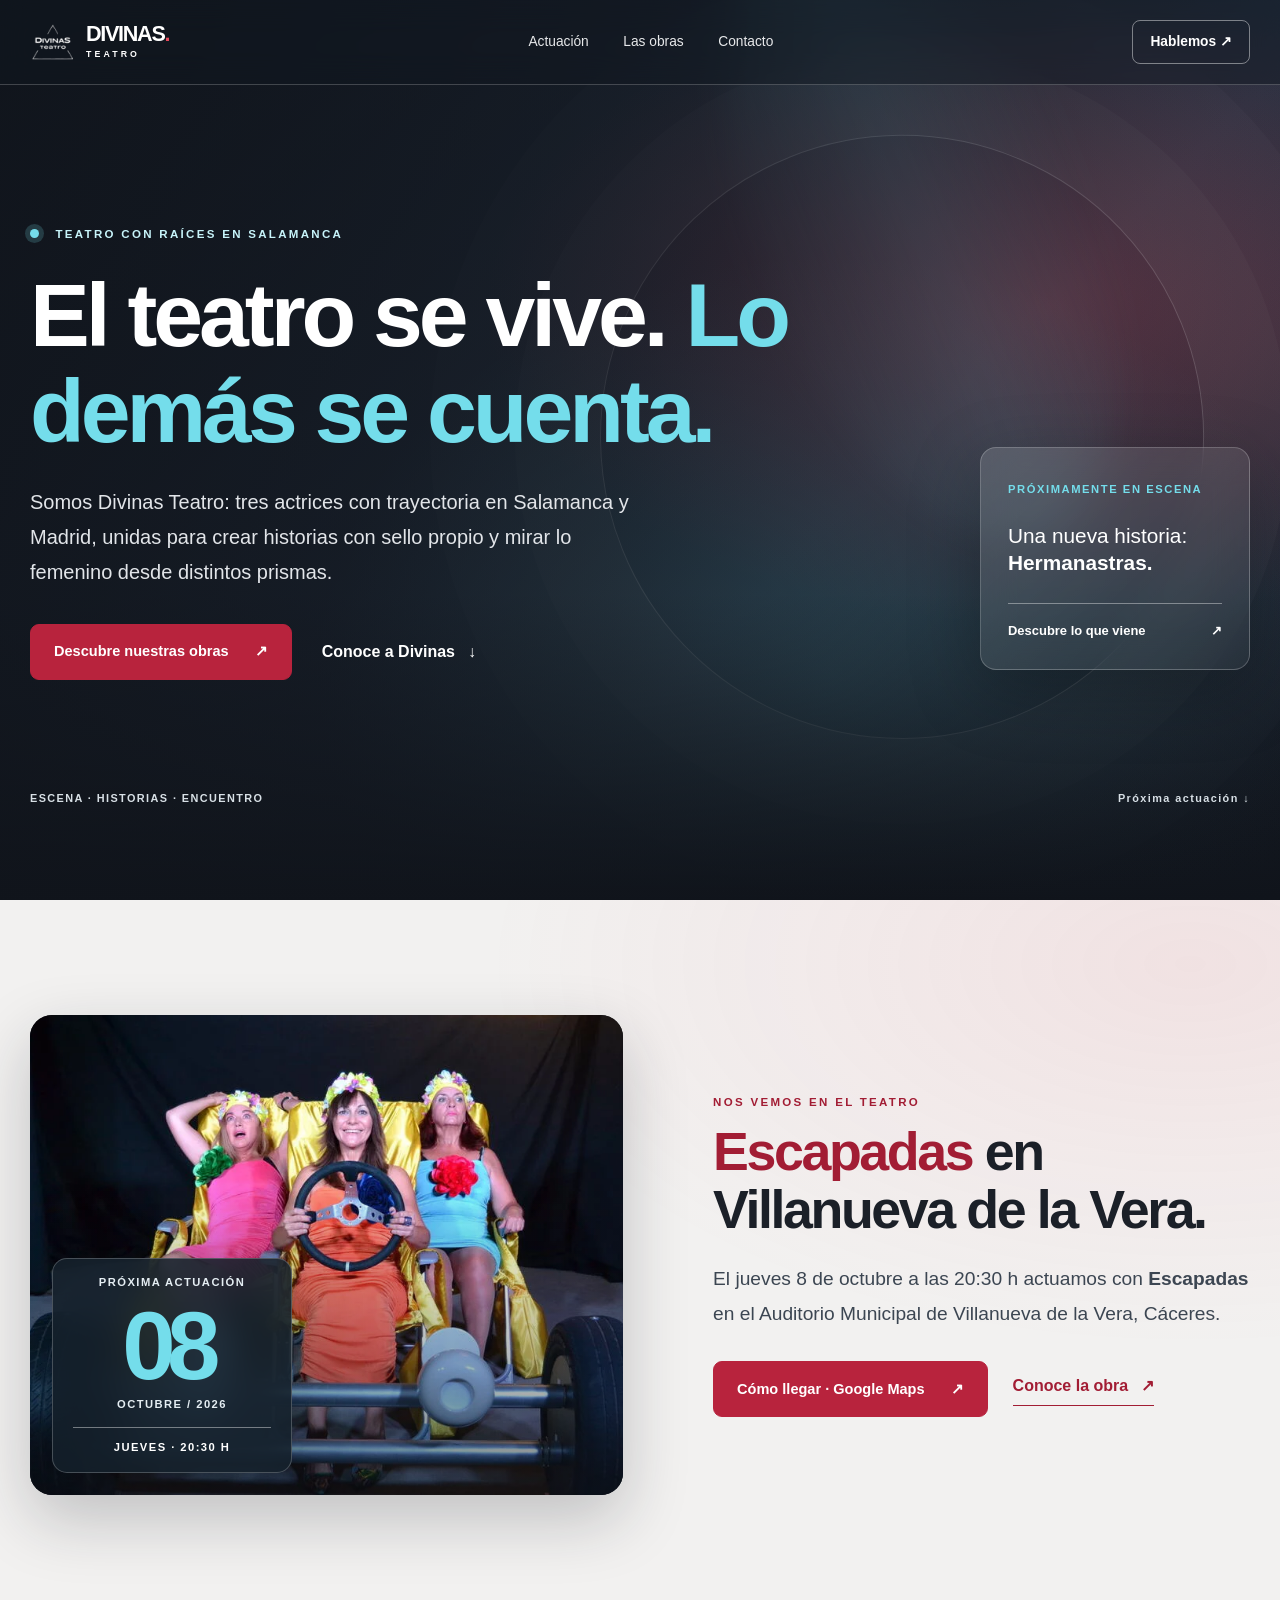
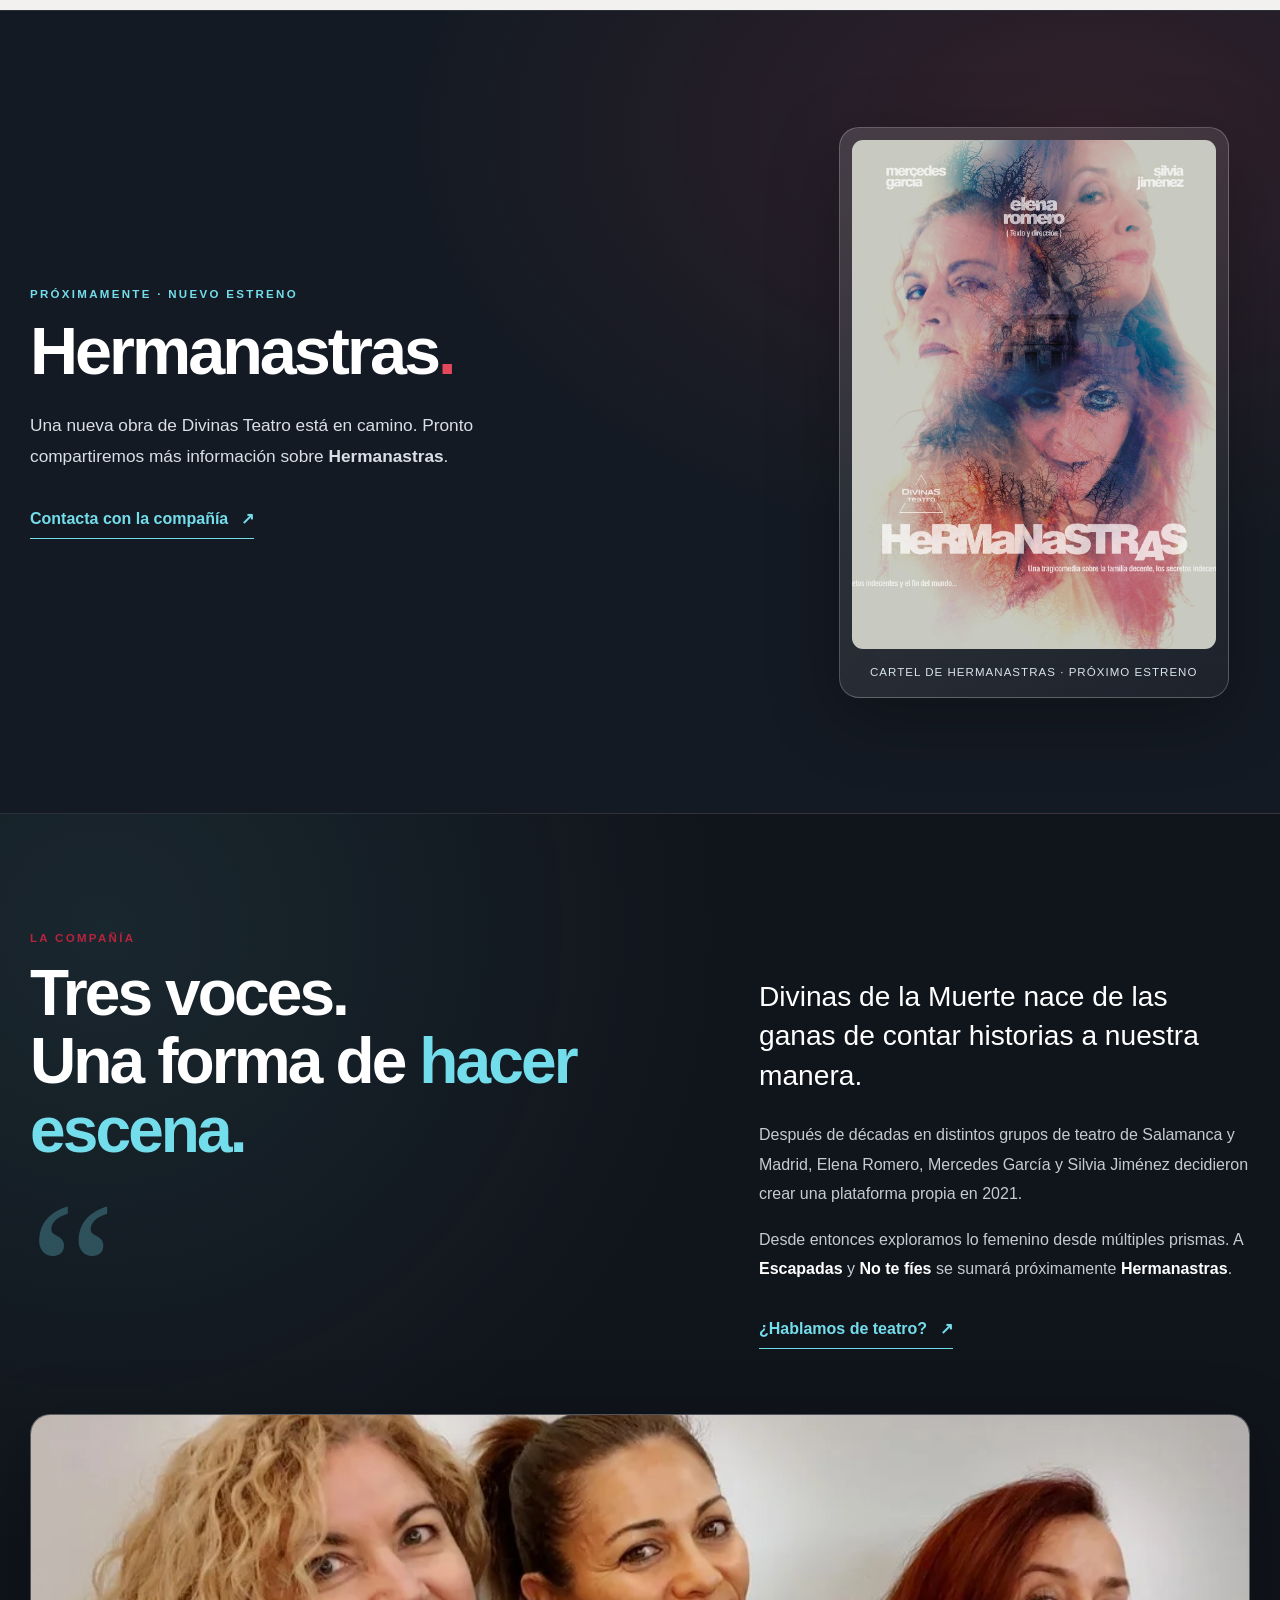
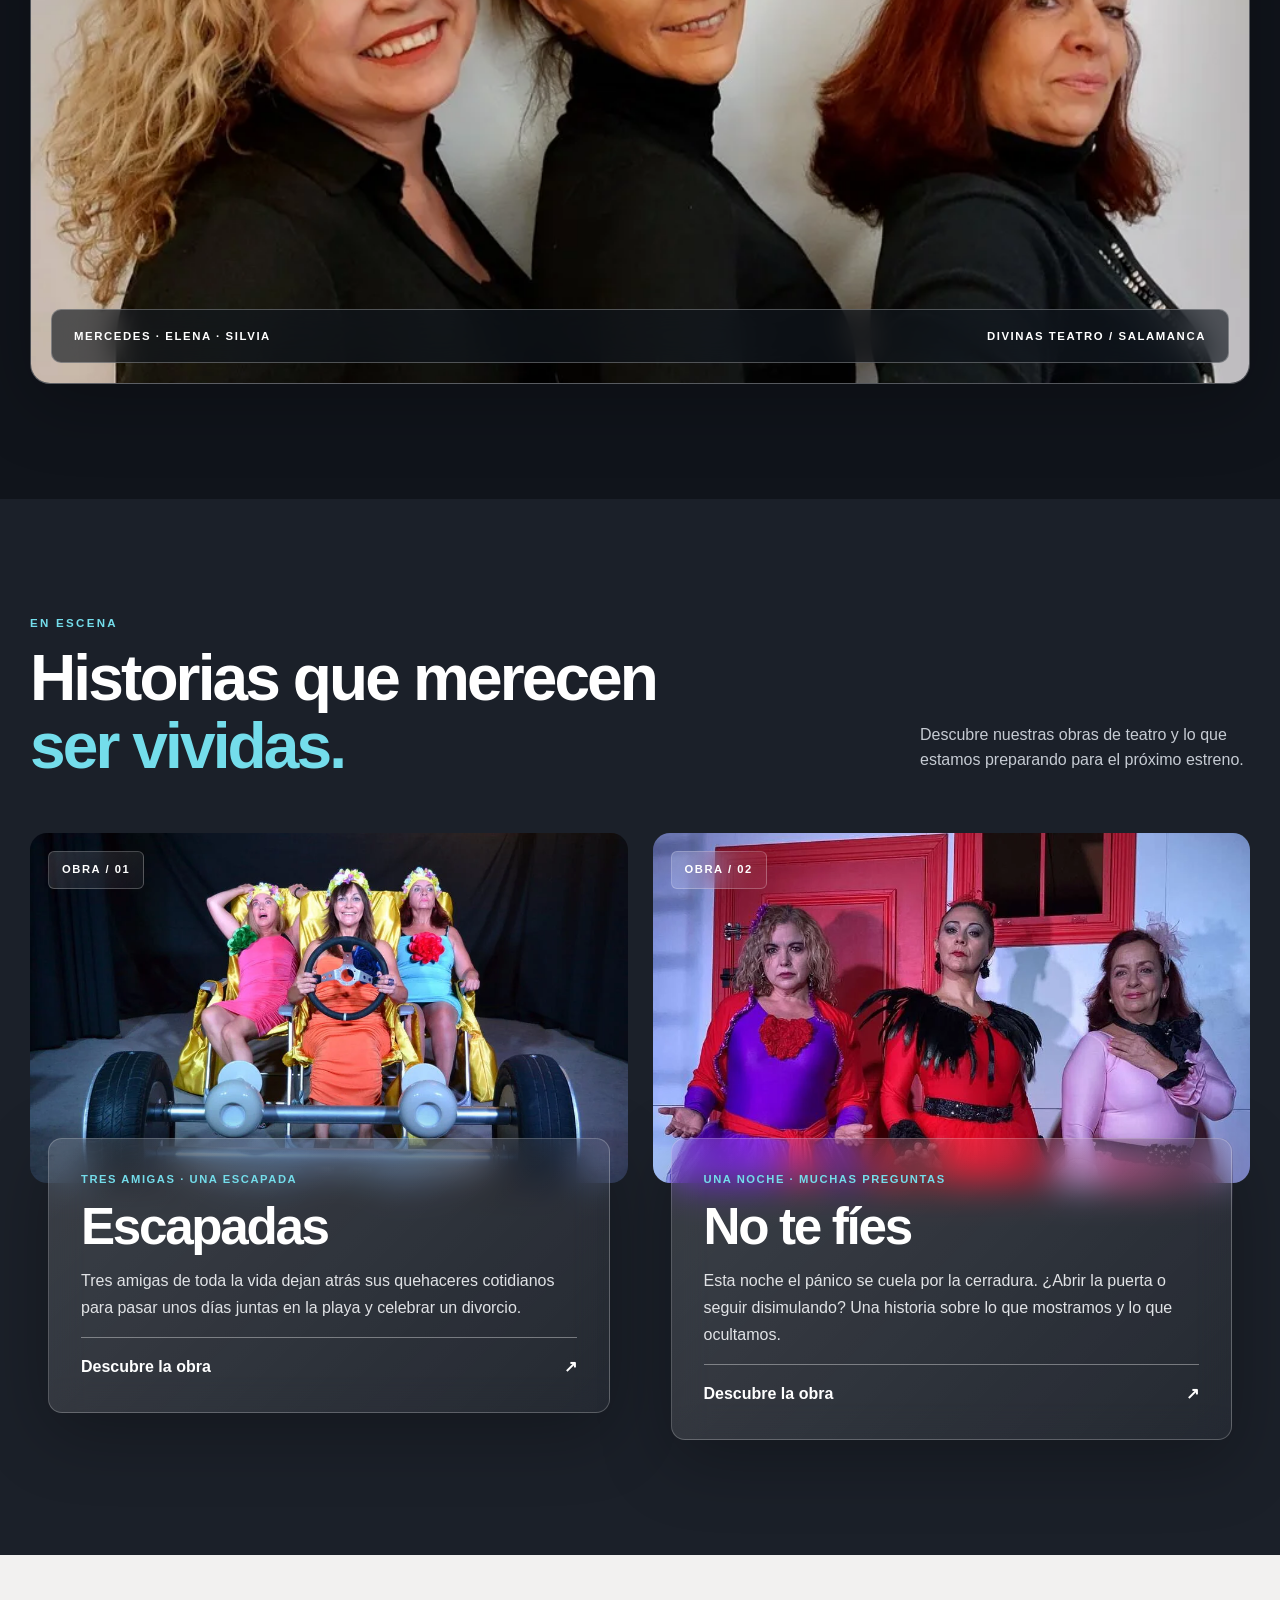
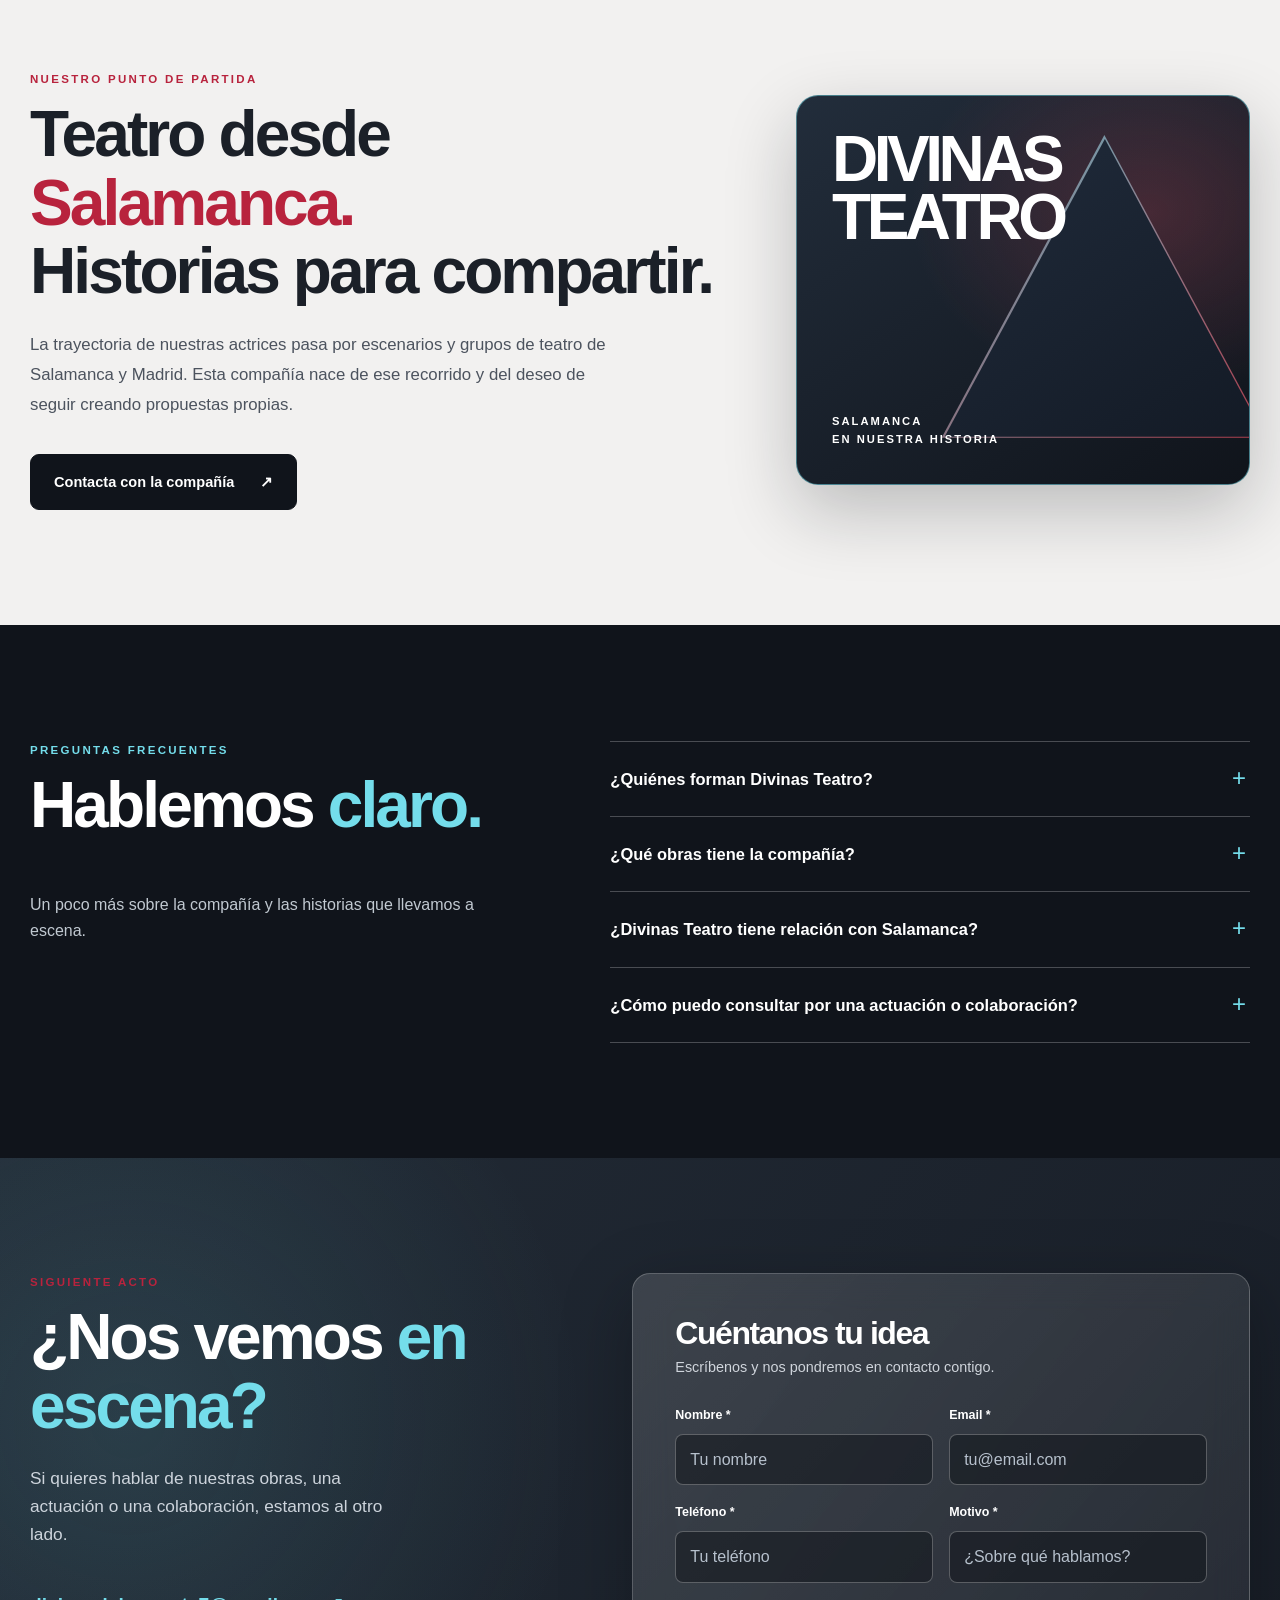
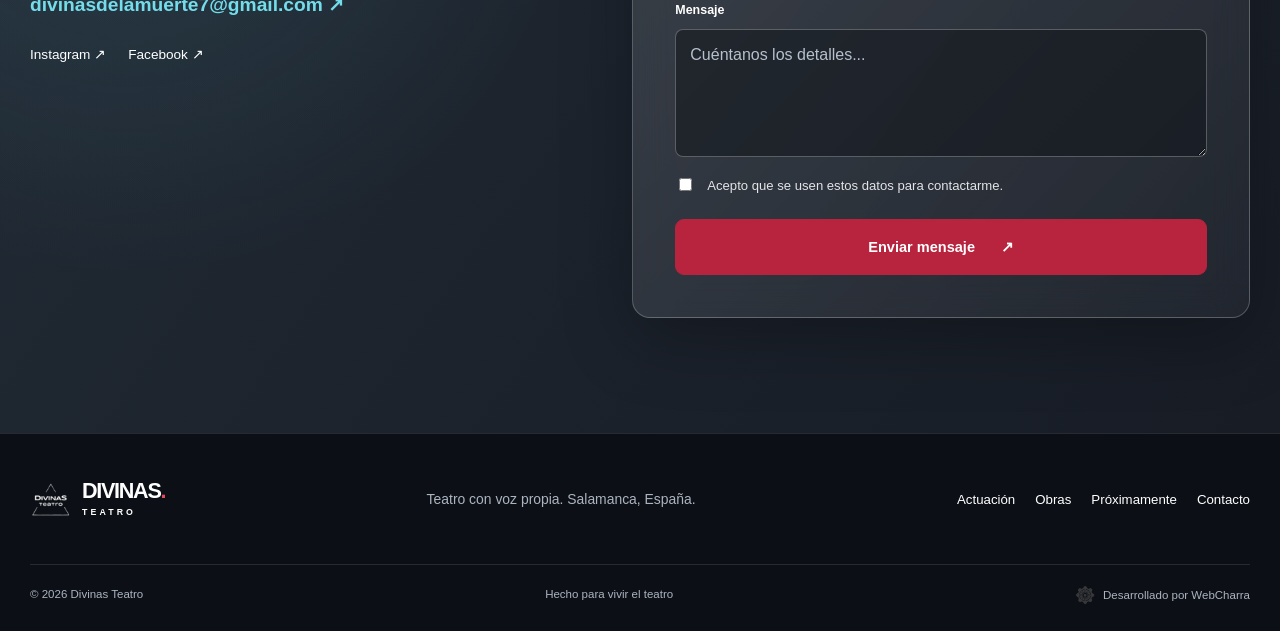
<file: index.html>
﻿<!doctype html>
<html lang="es">
<head>
  <meta charset="utf-8">
  <meta name="viewport" content="width=device-width, initial-scale=1">
  <title>Compañía de teatro en Salamanca | Divinas Teatro</title>
  <meta name="description" content="Divinas Teatro, compañía de teatro con raíces en Salamanca. Escapadas, No te fíes y el próximo estreno de Hermanastras. Próxima actuación: 8 de octubre en Villanueva de la Vera.">
  <meta name="robots" content="index,follow">
  <link rel="canonical" href="https://www.divinasteatro.es/">
  <meta name="theme-color" content="#10141b">
  <link rel="icon" type="image/webp" href="assets/img/icons/icono.webp">
  <meta property="og:type" content="website">
  <meta property="og:locale" content="es_ES">
  <meta property="og:site_name" content="Divinas Teatro">
  <meta property="og:title" content="Divinas Teatro | Teatro con voz propia desde Salamanca">
  <meta property="og:description" content="Conoce a Divinas Teatro, sus obras Escapadas y No te fíes y su próximo estreno: Hermanastras.">
  <meta property="og:url" content="https://www.divinasteatro.es/">
  <meta property="og:image" content="https://www.divinasteatro.es/assets/img/actrices-divinas.webp">
  <meta name="twitter:card" content="summary_large_image">
  <meta name="twitter:site" content="@divinasteatro">
  <meta name="twitter:title" content="Divinas Teatro | Teatro con voz propia desde Salamanca">
  <meta name="twitter:description" content="Compa??a de teatro con ra?ces en Salamanca. Escapadas, No te f?es y el pr?ximo estreno Hermanastras. Pr?xima actuaci?n: 8 octubre en Villanueva de la Vera.">
  <meta name="twitter:image" content="https://www.divinasteatro.es/assets/img/actrices-divinas.webp">
  <meta name="geo.region" content="ES-SA">
  <meta name="geo.placename" content="Salamanca">
  <meta name="geo.position" content="40.9701;-5.6635">
  <meta name="ICBM" content="40.9701, -5.6635">
  <link rel="alternate" hreflang="es" href="https://www.divinasteatro.es/">
  <link rel="alternate" hreflang="x-default" href="https://www.divinasteatro.es/">
  <link rel="stylesheet" href="assets/css/home.css">
  <script type="application/ld+json">
  {
    "@context": "https://schema.org",
    "@type": "PerformingGroup",
    "@id": "https://www.divinasteatro.es/#compania",
    "name": "Divinas Teatro",
    "alternateName": "Divinas de la Muerte",
    "url": "https://www.divinasteatro.es/",
    "description": "Compañía de teatro formada por tres actrices con trayectoria en grupos teatrales de Salamanca y Madrid. Entre sus obras están Escapadas y No te fíes; preparan el estreno de Hermanastras.",
    "email": "divinasdelamuerte7@gmail.com",
    "image": "https://www.divinasteatro.es/assets/img/actrices-divinas.webp",
    "location": {"@type": "Place", "name": "Salamanca", "address": {"@type": "PostalAddress", "addressLocality": "Salamanca", "addressCountry": "ES"}},
    "member": [{"@type": "Person", "name": "Elena Romero"}, {"@type": "Person", "name": "Mercedes García"}, {"@type": "Person", "name": "Silvia Jiménez"}],
    "sameAs": ["https://www.instagram.com/divinasteatro/", "https://www.facebook.com/divinasteatro/"]
  }
  </script>
  
  <script type="application/ld+json">
  {
    "@context": "https://schema.org",
    "@type": "TheaterEvent",
    "name": "Escapadas — Divinas Teatro en Villanueva de la Vera",
    "description": "Representación de Escapadas por Divinas Teatro en el Auditorio Municipal de Villanueva de la Vera.",
    "startDate": "2026-10-08T20:30:00+02:00",
    "url": "https://www.divinasteatro.es/#actuacion",
    "location": {
      "@type": "Place",
      "name": "Auditorio Municipal",
      "address": {"@type": "PostalAddress", "addressLocality": "Villanueva de la Vera", "addressRegion": "Cáceres", "addressCountry": "ES"}
    },
    "performer": {"@id": "https://www.divinasteatro.es/#compania"},
    "workPerformed": {"@type": "CreativeWork", "name": "Escapadas", "url": "https://www.divinasteatro.es/escapadas/"}
  }
  
  </script>

  <script type="application/ld+json">
  {
    "@context": "https://schema.org",
    "@graph": [
      {
        "@type": "CreativeWork",
        "@id": "https://www.divinasteatro.es/escapadas/#obra",
        "name": "Escapadas",
        "description": "Tres amigas de toda la vida deciden escaparse de sus quehaceres cotidianos para disfrutar unos d?as juntas en la playa y celebrar un divorcio. Entre recuerdos, confidencias y momentos inesperados, esta escapada se convierte en una oportunidad para reencontrarse consigo mismas y con la amistad.",
        "genre": "Comedia",
        "inLanguage": "es",
        "duration": "PT60M",
        "author": {"@id": "https://www.divinasteatro.es/#compania"},
        "actor": [
          {"@type": "Person", "name": "Elena Romero", "characterName": "Lola"},
          {"@type": "Person", "name": "Mercedes Garc?a", "characterName": "Cuca"},
          {"@type": "Person", "name": "Silvia Jim?nez", "characterName": "Lisa"}
        ],
        "url": "https://www.divinasteatro.es/escapadas/",
        "image": "https://www.divinasteatro.es/assets/img/banner-escapadas.webp",
        "trailer": {"@type": "VideoObject", "name": "Tr?iler Escapadas", "embedUrl": "https://www.youtube.com/embed/YafT1WtVSAU", "description": "Tr?iler oficial de la obra Escapadas"}
      },
      {
        "@type": "CreativeWork",
        "@id": "https://www.divinasteatro.es/notefies/#obra",
        "name": "No te f?es",
        "description": "Tres amigas se re?nen para celebrar la ?ltima noche del a?o. El p?nico se cuela por la cerradura. Abrir o no abrir la puerta. Mostrarse tal cual uno es, con sus limitaciones y miserias, o seguir disimulando.",
        "genre": "Comedia",
        "inLanguage": "es",
        "duration": "PT70M",
        "author": {"@id": "https://www.divinasteatro.es/#compania"},
        "actor": [
          {"@type": "Person", "name": "Elena Romero", "characterName": "Frida"},
          {"@type": "Person", "name": "Mercedes Garc?a", "characterName": "Greta"},
          {"@type": "Person", "name": "Silvia Jim?nez", "characterName": "Mona"}
        ],
        "url": "https://www.divinasteatro.es/notefies/",
        "image": "https://www.divinasteatro.es/assets/img/banner-notefies.webp",
        "trailer": {"@type": "VideoObject", "name": "Tr?iler No te f?es", "embedUrl": "https://www.youtube.com/embed/_kGfAta_Csg", "description": "Tr?iler oficial de la obra No te f?es"}
      }
    ]
  }
  </script>
  <script type="application/ld+json">
  {
    "@context": "https://schema.org",
    "@type": "WebSite",
    "url": "https://www.divinasteatro.es/",
    "name": "Divinas Teatro",
    "potentialAction": {
      "@type": "SearchAction",
      "target": {"@type": "EntryPoint", "urlTemplate": "https://www.divinasteatro.es/?q={search_term_string}"},
      "query-input": "required name=search_term_string"
    }
  }
  </script></script>
</head>
<body>
  <a class="skip-link" href="#contenido">Saltar al contenido</a>
  <header class="site-header">
    <div class="container header-inner">
      <a class="brand" href="#inicio" aria-label="Divinas Teatro, inicio"><img src="assets/img/icons/icono.webp" alt="" width="46" height="46"><span>DIVINAS<span class="brand-dot">.</span><small>TEATRO</small></span></a>
      <nav class="nav" aria-label="Navegación principal"><a href="#actuacion">Actuación</a><a href="#obras">Las obras</a><a href="#contacto">Contacto</a></nav>
      <a class="header-cta" href="#contacto">Hablemos <span aria-hidden="true">↗</span></a>
    </div>
  </header>
  <main id="contenido">
    <section class="hero" id="inicio" aria-labelledby="hero-title">
      <div class="hero-backdrop" aria-hidden="true"></div>
      <div class="hero-shade" aria-hidden="true"></div>
      <div class="container hero-inner">
        <div class="hero-copy">
          <p class="eyebrow"><span class="signal" aria-hidden="true"></span> TEATRO CON RAÍCES EN SALAMANCA</p>
          <h1 id="hero-title">El teatro se vive. <em>Lo demás se cuenta.</em></h1>
          <p class="hero-description">Somos Divinas Teatro: tres actrices con trayectoria en Salamanca y Madrid, unidas para crear historias con sello propio y mirar lo femenino desde distintos prismas.</p>
          <div class="hero-actions"><a class="button primary" href="#obras">Descubre nuestras obras <span aria-hidden="true">↗</span></a><a class="text-link" href="#compania">Conoce a Divinas <span aria-hidden="true">↓</span></a></div>
        </div>
        <div class="hero-side glass"><span class="side-index">PRÓXIMAMENTE EN ESCENA</span><p>Una nueva historia:<br><strong>Hermanastras.</strong></p><div class="side-rule"></div><a href="#proximamente">Descubre lo que viene <span aria-hidden="true">↗</span></a></div>
      </div>
      <div class="container hero-bottom"><span>ESCENA · HISTORIAS · ENCUENTRO</span><a href="#actuacion">Próxima actuación <span aria-hidden="true">↓</span></a></div>
    </section>

    <section class="performance section-pad" id="actuacion" aria-labelledby="performance-title">
      <div class="container performance-grid">
        <div class="performance-visual"><img src="assets/img/banner-escapadas.webp" alt="Las actrices de Escapadas en una escena de la obra" width="999" height="611" loading="lazy"><div class="performance-date glass"><span>PRÓXIMA ACTUACIÓN</span><strong>08</strong><span>OCTUBRE / 2026</span><span class="performance-day">JUEVES · 20:30 H</span></div></div>
        <div class="performance-copy"><p class="eyebrow">NOS VEMOS EN EL TEATRO</p><h2 id="performance-title"><em>Escapadas</em> en Villanueva de la Vera.</h2><p>El jueves 8 de octubre a las 20:30 h actuamos con <strong>Escapadas</strong> en el Auditorio Municipal de Villanueva de la Vera, Cáceres.</p><div class="performance-actions"><a class="button primary" href="https://www.google.com/maps/search/?api=1&amp;query=Auditorio%20Municipal%20Villanueva%20de%20la%20Vera%20C%C3%A1ceres" target="_blank" rel="noopener noreferrer" aria-label="Buscar Auditorio Municipal de Villanueva de la Vera en Google Maps">Cómo llegar · Google Maps <span aria-hidden="true">↗</span></a><a class="inline-link" href="escapadas/">Conoce la obra <span aria-hidden="true">↗</span></a></div></div>
      </div>
    </section>

    <section class="coming-soon section-pad" id="Hermanastras" aria-labelledby="coming-title"><span id="proximamente" class="anchor-alias" aria-hidden="true"></span><div class="container coming-grid"><div><p class="eyebrow">PRÓXIMAMENTE · NUEVO ESTRENO</p><h2 id="coming-title">Hermanastras<span class="coming-period">.</span></h2><p>Una nueva obra de Divinas Teatro está en camino. Pronto compartiremos más información sobre <strong>Hermanastras</strong>.</p><a class="inline-link" href="#contacto">Contacta con la compañía <span aria-hidden="true">↗</span></a></div><figure class="coming-poster glass"><img src="assets/img/cartelHermanastras.jpg" width="1143" height="1600" loading="lazy" alt="Cartel de la obra Hermanastras, de Divinas Teatro"><figcaption>Cartel de Hermanastras · Próximo estreno</figcaption></figure></div></section>

    <section class="intro section-pad" id="compania" aria-labelledby="intro-title">
      <div class="container intro-grid">
        <div class="intro-heading"><p class="eyebrow accent">LA COMPAÑÍA</p><h2 id="intro-title">Tres voces.<br>Una forma de <em>hacer escena.</em></h2><div class="intro-mark" aria-hidden="true">“</div></div>
        <div class="intro-body"><p class="lead">Divinas de la Muerte nace de las ganas de contar historias a nuestra manera.</p><p>Después de décadas en distintos grupos de teatro de Salamanca y Madrid, Elena Romero, Mercedes García y Silvia Jiménez decidieron crear una plataforma propia en 2021.</p><p>Desde entonces exploramos lo femenino desde múltiples prismas. A <strong>Escapadas</strong> y <strong>No te fíes</strong> se sumará próximamente <strong>Hermanastras</strong>.</p><a class="inline-link" href="#contacto">¿Hablamos de teatro? <span aria-hidden="true">↗</span></a></div>
      </div>
      <div class="container portrait-wrap"><div class="portrait-card glass"><img src="assets/img/actrices-divinas.webp" alt="Las tres actrices de Divinas Teatro" width="999" height="611" loading="lazy"><div class="portrait-caption"><span>MERCEDES · ELENA · SILVIA</span><span>DIVINAS TEATRO / SALAMANCA</span></div></div></div>
    </section>

    <section class="shows section-pad" id="obras" aria-labelledby="shows-title"><div class="container">
      <div class="section-heading"><div><p class="eyebrow">EN ESCENA</p><h2 id="shows-title">Historias que merecen <em>ser vividas.</em></h2></div><p>Descubre nuestras obras de teatro y lo que estamos preparando para el próximo estreno.</p></div>
      <div class="shows-grid">
        <article class="show-card"><div class="show-image"><img src="assets/img/banner-escapadas.webp" alt="Las protagonistas de Escapadas sobre el escenario" width="999" height="611" loading="lazy"><span class="show-count glass">OBRA / 01</span></div><div class="show-info glass"><p class="show-type">TRES AMIGAS · UNA ESCAPADA</p><h3>Escapadas</h3><p>Tres amigas de toda la vida dejan atrás sus quehaceres cotidianos para pasar unos días juntas en la playa y celebrar un divorcio.</p><a href="escapadas/" aria-label="Conocer la obra Escapadas">Descubre la obra <span aria-hidden="true">↗</span></a></div></article>
        <article class="show-card"><div class="show-image"><img src="assets/img/banner-notefies.webp" alt="Las tres protagonistas de No te fíes en escena" width="999" height="611" loading="lazy"><span class="show-count glass">OBRA / 02</span></div><div class="show-info glass"><p class="show-type">UNA NOCHE · MUCHAS PREGUNTAS</p><h3>No te fíes</h3><p>Esta noche el pánico se cuela por la cerradura. ¿Abrir la puerta o seguir disimulando? Una historia sobre lo que mostramos y lo que ocultamos.</p><a href="notefies/" aria-label="Conocer la obra No te fíes">Descubre la obra <span aria-hidden="true">↗</span></a></div></article>
      </div>
    </div></section>

    <section class="local section-pad" aria-labelledby="local-title"><div class="container local-grid"><div><p class="eyebrow accent">NUESTRO PUNTO DE PARTIDA</p><h2 id="local-title">Teatro desde <em>Salamanca.</em><br>Historias para compartir.</h2><p>La trayectoria de nuestras actrices pasa por escenarios y grupos de teatro de Salamanca y Madrid. Esta compañía nace de ese recorrido y del deseo de seguir creando propuestas propias.</p><a class="button dark-button" href="#contacto">Contacta con la compañía <span aria-hidden="true">↗</span></a></div><div class="local-art glass"><span class="local-top">DIVINAS<br>TEATRO</span><span class="local-bottom">SALAMANCA<br>EN NUESTRA HISTORIA</span></div></div></section>

    <section class="faq section-pad" id="preguntas" aria-labelledby="faq-title"><div class="container faq-grid"><div><p class="eyebrow">PREGUNTAS FRECUENTES</p><h2 id="faq-title">Hablemos <em>claro.</em></h2><p>Un poco más sobre la compañía y las historias que llevamos a escena.</p></div><div class="faq-list"><details><summary>¿Quiénes forman Divinas Teatro?</summary><p>Elena Romero, Mercedes García y Silvia Jiménez: tres actrices con trayectoria en grupos teatrales de Salamanca y Madrid.</p></details><details><summary>¿Qué obras tiene la compañía?</summary><p>Conoce <a href="escapadas/">Escapadas</a> y <a href="notefies/">No te fíes</a> en sus páginas. Además, preparamos el estreno de <a href="#proximamente">Hermanastras</a>; compartiremos los detalles cuando estén disponibles.</p></details><details><summary>¿Divinas Teatro tiene relación con Salamanca?</summary><p>Sí. Salamanca forma parte de la trayectoria de nuestras actrices. La compañía también recoge experiencias teatrales en Madrid.</p></details><details><summary>¿Cómo puedo consultar por una actuación o colaboración?</summary><p>Escríbenos a través del formulario o por correo electrónico. Te responderemos directamente para hablar de tu propuesta.</p></details></div></div></section>

    <section class="contact section-pad" id="contacto" aria-labelledby="contact-title"><div class="container contact-grid"><div><p class="eyebrow accent">SIGUIENTE ACTO</p><h2 id="contact-title">¿Nos vemos <em>en escena?</em></h2><p>Si quieres hablar de nuestras obras, una actuación o una colaboración, estamos al otro lado.</p><a class="mail-link" href="mailto:divinasdelamuerte7@gmail.com">divinasdelamuerte7@gmail.com <span aria-hidden="true">↗</span></a><div class="socials"><a href="https://www.instagram.com/divinasteatro/" target="_blank" rel="noopener noreferrer">Instagram ↗</a><a href="https://www.facebook.com/divinasteatro/" target="_blank" rel="noopener noreferrer">Facebook ↗</a></div></div>
      <form class="contact-form glass" action="https://formsubmit.co/divinasdelamuerte7@gmail.com" method="POST"><h3>Cuéntanos tu idea</h3><p>Escríbenos y nos pondremos en contacto contigo.</p><input type="hidden" name="_cc" value="saulmaji@gmail.com"><input type="hidden" name="_subject" value="Nuevo contacto desde Divinas Teatro"><input type="hidden" name="_template" value="table"><input type="hidden" name="_captcha" value="false"><input type="hidden" name="_next" value="https://www.divinasteatro.es/#contacto"><div class="honeypot" aria-hidden="true"><label for="web">Web</label><input id="web" name="_honey" type="text" tabindex="-1" autocomplete="off"></div><div class="field-row"><div><label for="nombre">Nombre *</label><input id="nombre" name="Nombre" type="text" autocomplete="name" required placeholder="Tu nombre"></div><div><label for="email">Email *</label><input id="email" name="Email" type="email" autocomplete="email" required placeholder="tu@email.com"></div></div><div class="field-row"><div><label for="telefono">Teléfono *</label><input id="telefono" name="Teléfono" type="tel" autocomplete="tel" required placeholder="Tu teléfono"></div><div><label for="motivo">Motivo *</label><input id="motivo" name="Motivo" type="text" required placeholder="¿Sobre qué hablamos?"></div></div><label for="mensaje">Mensaje</label><textarea id="mensaje" name="Mensaje" rows="4" placeholder="Cuéntanos los detalles..."></textarea><label class="consent"><input type="checkbox" name="privacyPolicy" value="true" required><span>Acepto que se usen estos datos para contactarme.</span></label><button class="button primary" type="submit">Enviar mensaje <span aria-hidden="true">↗</span></button></form>
    </div></section>
  </main>
  <footer><div class="container footer-inner"><a class="brand" href="#inicio" aria-label="Divinas Teatro, volver al inicio"><img src="assets/img/icons/icono.webp" alt="" width="42" height="42"><span>DIVINAS<span class="brand-dot">.</span><small>TEATRO</small></span></a><p>Teatro con voz propia. Salamanca, España.</p><div><a href="#actuacion">Actuación</a><a href="#obras">Obras</a><a href="#proximamente">Próximamente</a><a href="#contacto">Contacto</a></div></div><div class="container footer-bottom"><span>© 2026 Divinas Teatro</span><span>Hecho para vivir el teatro</span><a class="webcharra-credit" href="https://www.webcharra.es" target="_blank" rel="noopener noreferrer" aria-label="WebCharra - Desarrollo web en Salamanca"><img src="assets/img/icons/icon-red-web-charra.png" alt="WebCharra" width="20" height="20" loading="lazy">Desarrollado por WebCharra</a></div></footer>
</body>
</html>
</file>
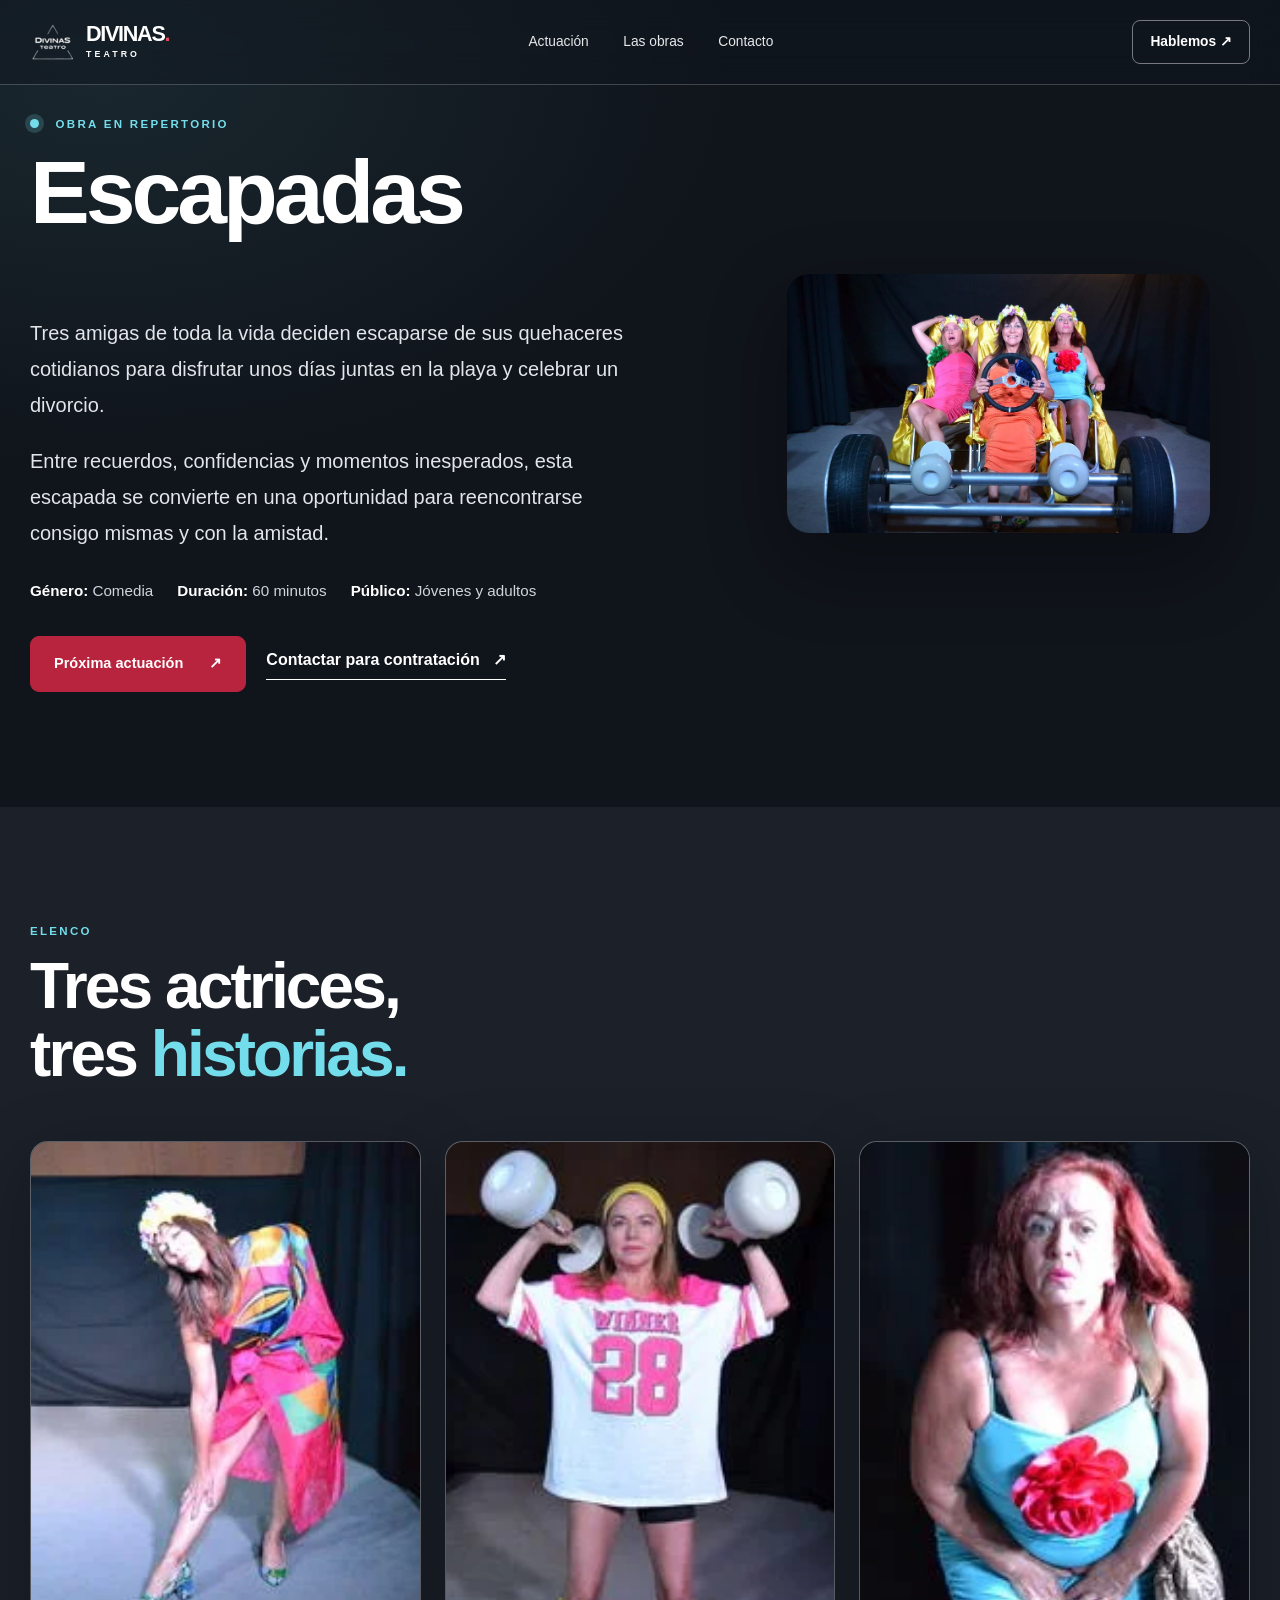
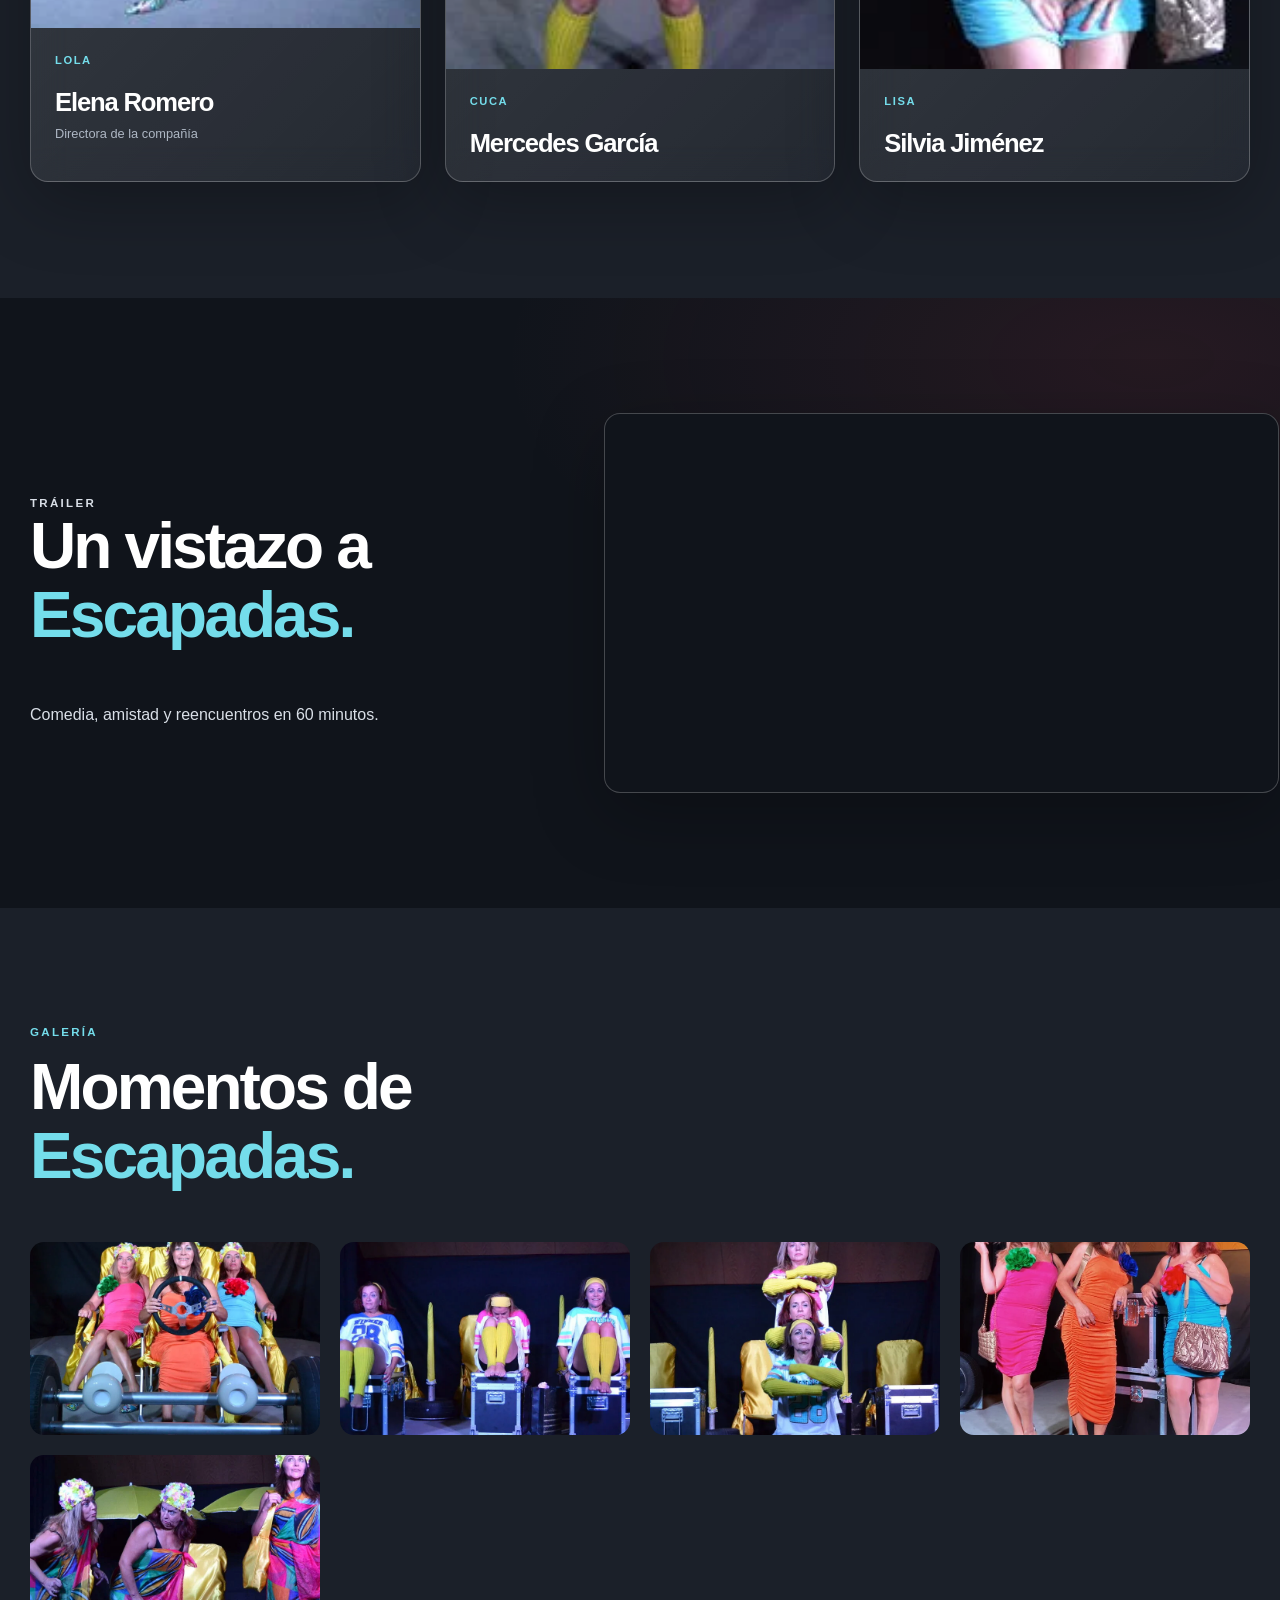
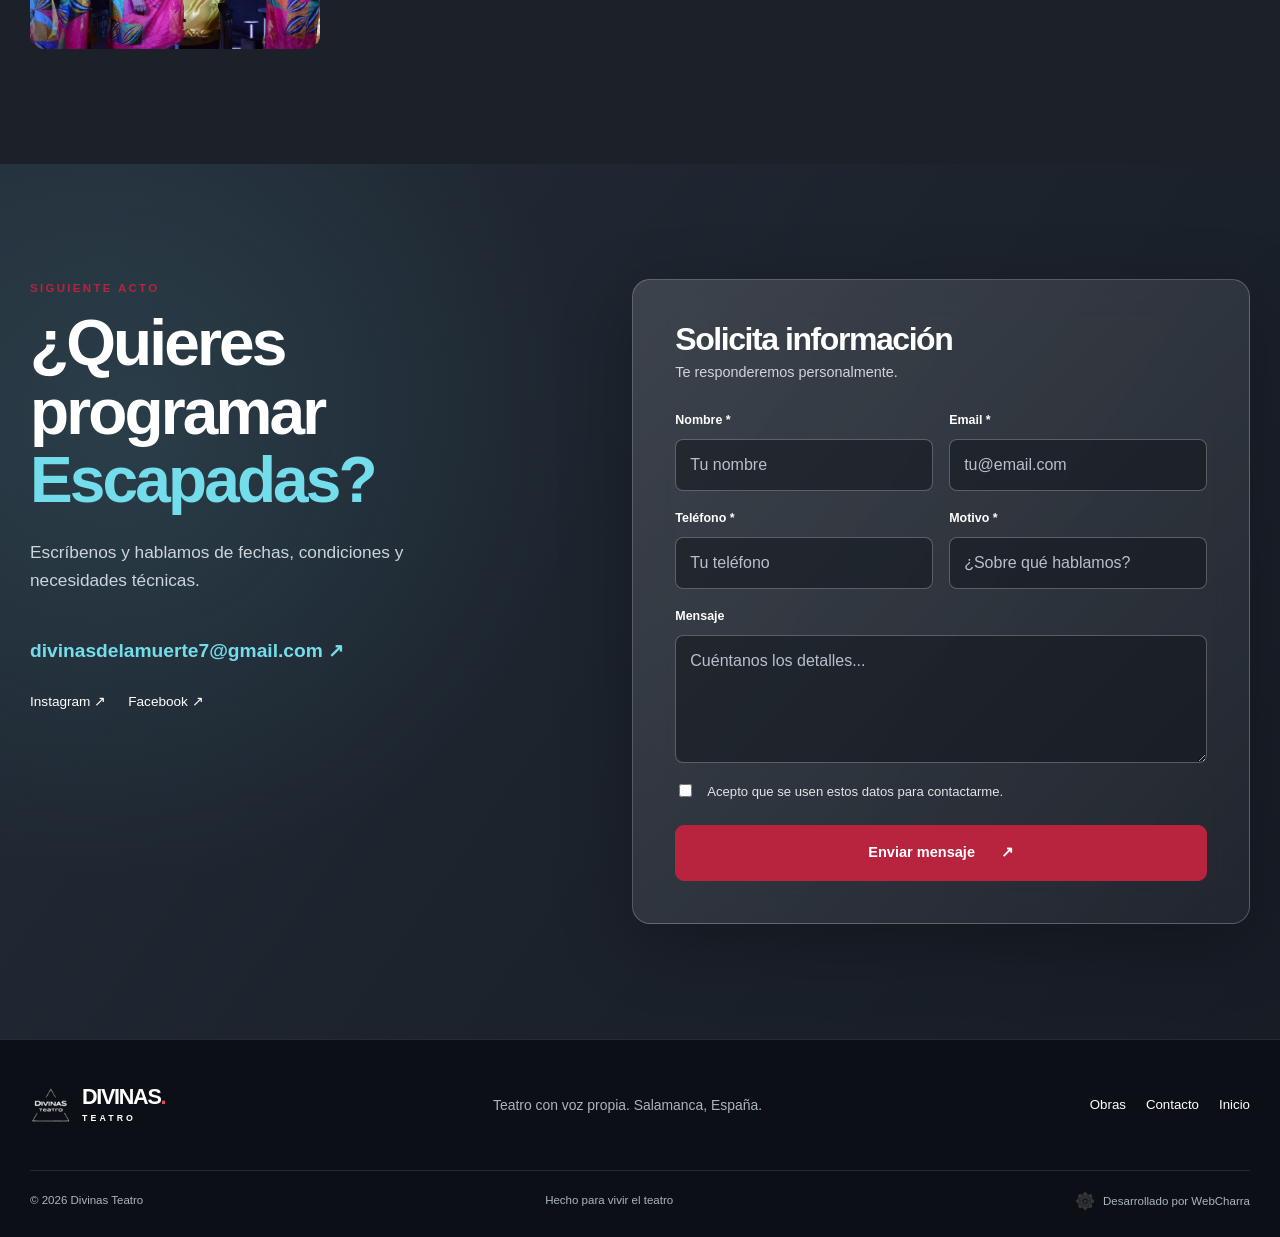
<file: escapadas/index.html>
<!doctype html>
<html lang="es">
<head>
  <meta charset="utf-8">
  <meta name="viewport" content="width=device-width, initial-scale=1">
  <title>Escapadas | Divinas Teatro</title>
  <meta name="description" content="Escapadas, obra de teatro de Divinas Teatro. Tres amigas deciden escapar de su rutina para disfrutar unos días juntas en la playa y celebrar un divorcio. Comedia, 60 min.">
  <meta name="keywords" content="Escapadas obra teatro, Divinas Teatro, teatro Salamanca, comedia teatro, obra Escapadas">
  <link rel="canonical" href="https://www.divinasteatro.es/escapadas/">
  <meta name="author" content="Divinas Teatro">
  <link rel="icon" type="image/webp" href="../assets/img/icons/icono.webp">
  <meta property="og:title" content="Escapadas | Divinas Teatro">
  <meta property="og:description" content="Descubre Escapadas, una obra de Divinas Teatro sobre amistad, humor y escapadas inesperadas. Comedia 60 min.">
  <meta property="og:type" content="article">
  <meta property="og:url" content="https://www.divinasteatro.es/escapadas/">
  <meta property="og:image" content="https://www.divinasteatro.es/assets/img/banner-escapadas.webp">
  <meta name="twitter:card" content="summary_large_image">
  <meta name="twitter:title" content="Escapadas | Divinas Teatro">
  <meta name="twitter:description" content="Comedia de Divinas Teatro. Tres amigas, una escapada a la playa y un divorcio que celebrar. 60 min.">
  <meta name="twitter:image" content="https://www.divinasteatro.es/assets/img/banner-escapadas.webp">
  <meta name="geo.region" content="ES-SA">
  <meta name="geo.placename" content="Salamanca">
  <link rel="alternate" hreflang="es" href="https://www.divinasteatro.es/escapadas/">
  <link rel="alternate" hreflang="x-default" href="https://www.divinasteatro.es/escapadas/">
  <link rel="preload" as="image" href="../assets/img/banner-escapadas.webp" fetchpriority="high">
  <link rel="stylesheet" href="../assets/css/home.css">
  <script type="application/ld+json">
  {
    "@context": "https://schema.org",
    "@type": "CreativeWork",
    "@id": "https://www.divinasteatro.es/escapadas/#obra",
    "name": "Escapadas",
    "description": "Tres amigas de toda la vida deciden escaparse de sus quehaceres cotidianos para disfrutar unos días juntas en la playa y celebrar un divorcio. Entre recuerdos, confidencias y momentos inesperados, esta escapada se convierte en una oportunidad para reencontrarse consigo mismas y con la amistad.",
    "genre": "Comedia",
    "inLanguage": "es",
    "duration": "PT60M",
    "author": {"@id": "https://www.divinasteatro.es/#compania"},
    "actor": [
      {"@type": "Person", "name": "Elena Romero", "characterName": "Lola"},
      {"@type": "Person", "name": "Mercedes García", "characterName": "Cuca"},
      {"@type": "Person", "name": "Silvia Jiménez", "characterName": "Lisa"}
    ],
    "url": "https://www.divinasteatro.es/escapadas/",
    "image": "https://www.divinasteatro.es/assets/img/banner-escapadas.webp",
    "trailer": {"@type": "VideoObject", "name": "Tráiler Escapadas", "embedUrl": "https://www.youtube.com/embed/YafT1WtVSAU", "description": "Tráiler oficial de la obra Escapadas"}
  }
  </script>
</head>
<body>
  <a class="skip-link" href="#contenido">Saltar al contenido</a>
  <header class="site-header">
    <div class="container header-inner">
      <a class="brand" href="../" aria-label="Divinas Teatro, inicio"><img src="../assets/img/icons/icono.webp" alt="" width="46" height="46"><span>DIVINAS<span class="brand-dot">.</span><small>TEATRO</small></span></a>
      <nav class="nav" aria-label="Navegación principal"><a href="../#actuacion">Actuación</a><a href="../#obras">Las obras</a><a href="../#contacto">Contacto</a></nav>
      <a class="header-cta" href="../#contacto">Hablemos <span aria-hidden="true">↗</span></a>
    </div>
  </header>
  <main id="contenido">
    <section class="play-hero section-pad" aria-labelledby="play-title">
      <div class="container play-hero-grid">
        <div class="play-hero-copy">
          <p class="eyebrow"><span class="signal" aria-hidden="true"></span> OBRA EN REPERTORIO</p>
          <h1 id="play-title">Escapadas</h1>
          <p class="play-lead">Tres amigas de toda la vida deciden escaparse de sus quehaceres cotidianos para disfrutar unos días juntas en la playa y celebrar un divorcio.</p>
          <p class="play-lead">Entre recuerdos, confidencias y momentos inesperados, esta escapada se convierte en una oportunidad para reencontrarse consigo mismas y con la amistad.</p>
          <ul class="play-meta">
            <li><strong>Género:</strong> Comedia</li>
            <li><strong>Duración:</strong> 60 minutos</li>
            <li><strong>Público:</strong> Jóvenes y adultos</li>
          </ul>
          <div class="play-actions"><a class="button primary" href="../#actuacion">Próxima actuación <span aria-hidden="true">↗</span></a><a class="inline-link" href="../#contacto">Contactar para contratación <span aria-hidden="true">↗</span></a></div>
        </div>
        <figure class="play-hero-image"><img src="../assets/img/banner-escapadas.webp" alt="Las protagonistas de Escapadas en escena" width="999" height="611" loading="eager" fetchpriority="high"></figure>
      </div>
    </section>

    <section class="cast section-pad" aria-labelledby="cast-title">
      <div class="container">
        <div class="section-heading"><div><p class="eyebrow">ELENCO</p><h2 id="cast-title">Tres actrices,<br>tres <em>historias.</em></h2></div></div>
        <div class="cast-grid">
          <article class="cast-card glass"><div class="cast-image"><img loading="lazy" decoding="async" src="../assets/img/elena-escapadas.webp" alt="Elena Romero como Lola" width="400" height="500" loading="lazy" decoding="async"></div><div class="cast-info"><p class="cast-role">Lola</p><h3>Elena Romero</h3><p class="cast-note">Directora de la compañía</p></div></article>
          <article class="cast-card glass"><div class="cast-image"><img loading="lazy" decoding="async" src="../assets/img/mercedes-escapadas.webp" alt="Mercedes García como Cuca" width="400" height="500" loading="lazy" decoding="async"></div><div class="cast-info"><p class="cast-role">Cuca</p><h3>Mercedes García</h3></div></article>
          <article class="cast-card glass"><div class="cast-image"><img loading="lazy" decoding="async" src="../assets/img/silvia-escapadas.webp" alt="Silvia Jiménez como Lisa" width="400" height="500" loading="lazy" decoding="async"></div><div class="cast-info"><p class="cast-role">Lisa</p><h3>Silvia Jiménez</h3></div></article>
        </div>
      </div>
    </section>

    <section class="trailer section-pad" aria-labelledby="trailer-title">
      <div class="container trailer-grid">
        <div class="trailer-copy"><p class="eyebrow">TRÁILER</p><h2 id="trailer-title">Un vistazo a <em>Escapadas.</em></h2><p>Comedia, amistad y reencuentros en 60 minutos.</p></div>
        <div class="trailer-player glass" style="aspect-ratio:16/9;border-radius:16px;overflow:hidden;background:#10141b"><iframe src="https://www.youtube.com/embed/YafT1WtVSAU" title="Tráiler de Escapadas" allowfullscreen loading="lazy" decoding="async" style="width:100%;height:100%;border:0"></iframe></div>
      </div>
    </section>

    <section class="gallery section-pad" aria-labelledby="gallery-title">
      <div class="container">
        <div class="section-heading"><div><p class="eyebrow">GALERÍA</p><h2 id="gallery-title">Momentos de <em>Escapadas.</em></h2></div></div>
        <div class="gallery-grid">
          <figure class="gallery-item"><img loading="lazy" decoding="async" src="../assets/img/escapadas1.webp" alt="Escena de Escapadas en coche" width="800" height="533" loading="lazy" decoding="async"></figure>
          <figure class="gallery-item"><img loading="lazy" decoding="async" src="../assets/img/escapadas2.webp" alt="Escena de pilates en Escapadas" width="800" height="533" loading="lazy" decoding="async"></figure>
          <figure class="gallery-item"><img loading="lazy" decoding="async" src="../assets/img/escapadas3.webp" alt="Actrices de Escapadas en escena" width="800" height="533" loading="lazy" decoding="async"></figure>
          <figure class="gallery-item"><img loading="lazy" decoding="async" src="../assets/img/escapadas4.webp" alt="Actrices de Escapadas posando" width="800" height="533" loading="lazy" decoding="async"></figure>
          <figure class="gallery-item"><img loading="lazy" decoding="async" src="../assets/img/escapadas5.webp" alt="Escena en la playa de Escapadas" width="800" height="533" loading="lazy" decoding="async"></figure>
        </div>
      </div>
    </section>

    <section class="contact section-pad" id="contacto" aria-labelledby="contact-title">
      <div class="container contact-grid"><div><p class="eyebrow accent">SIGUIENTE ACTO</p><h2 id="contact-title">¿Quieres programar <em>Escapadas?</em></h2><p>Escríbenos y hablamos de fechas, condiciones y necesidades técnicas.</p><a class="mail-link" href="mailto:divinasdelamuerte7@gmail.com">divinasdelamuerte7@gmail.com <span aria-hidden="true">↗</span></a><div class="socials"><a href="https://www.instagram.com/divinasteatro/" target="_blank" rel="noopener noreferrer">Instagram ↗</a><a href="https://www.facebook.com/divinasteatro/" target="_blank" rel="noopener noreferrer">Facebook ↗</a></div></div>
      <form class="contact-form glass" action="https://formsubmit.co/divinasdelamuerte7@gmail.com" method="POST"><h3>Solicita información</h3><p>Te responderemos personalmente.</p><input type="hidden" name="_cc" value="saulmaji@gmail.com"><input type="hidden" name="_subject" value="Contacto desde página Escapadas"><input type="hidden" name="_template" value="table"><input type="hidden" name="_captcha" value="false"><input type="hidden" name="_next" value="https://www.divinasteatro.es/escapadas/#contacto"><div class="honeypot" aria-hidden="true"><label for="web">Web</label><input id="web" name="_honey" type="text" tabindex="-1" autocomplete="off"></div><div class="field-row"><div><label for="nombre">Nombre *</label><input id="nombre" name="Nombre" type="text" autocomplete="name" required placeholder="Tu nombre"></div><div><label for="email">Email *</label><input id="email" name="Email" type="email" autocomplete="email" required placeholder="tu@email.com"></div></div><div class="field-row"><div><label for="telefono">Teléfono *</label><input id="telefono" name="Teléfono" type="tel" autocomplete="tel" required placeholder="Tu teléfono"></div><div><label for="motivo">Motivo *</label><input id="motivo" name="Motivo" type="text" required placeholder="¿Sobre qué hablamos?"></div></div><label for="mensaje">Mensaje</label><textarea id="mensaje" name="Mensaje" rows="4" placeholder="Cuéntanos los detalles..."></textarea><label class="consent"><input type="checkbox" name="privacyPolicy" value="true" required><span>Acepto que se usen estos datos para contactarme.</span></label><button class="button primary" type="submit">Enviar mensaje <span aria-hidden="true">↗</span></button></form>
      </div></section>
  </main>
  <footer><div class="container footer-inner"><a class="brand" href="../" aria-label="Divinas Teatro, inicio"><img src="../assets/img/icons/icono.webp" alt="" width="42" height="42"><span>DIVINAS<span class="brand-dot">.</span><small>TEATRO</small></span></a><p>Teatro con voz propia. Salamanca, España.</p><div><a href="../#obras">Obras</a><a href="../#contacto">Contacto</a><a href="../">Inicio</a></div></div><div class="container footer-bottom"><span>© 2026 Divinas Teatro</span><span>Hecho para vivir el teatro</span><a class="webcharra-credit" href="https://www.webcharra.es" target="_blank" rel="noopener noreferrer" aria-label="WebCharra - Desarrollo web en Salamanca"><img src="../assets/img/icons/icon-red-web-charra.png" alt="WebCharra" width="20" height="20" loading="lazy">Desarrollado por WebCharra</a></div></footer>
</body>
</html>
</file>
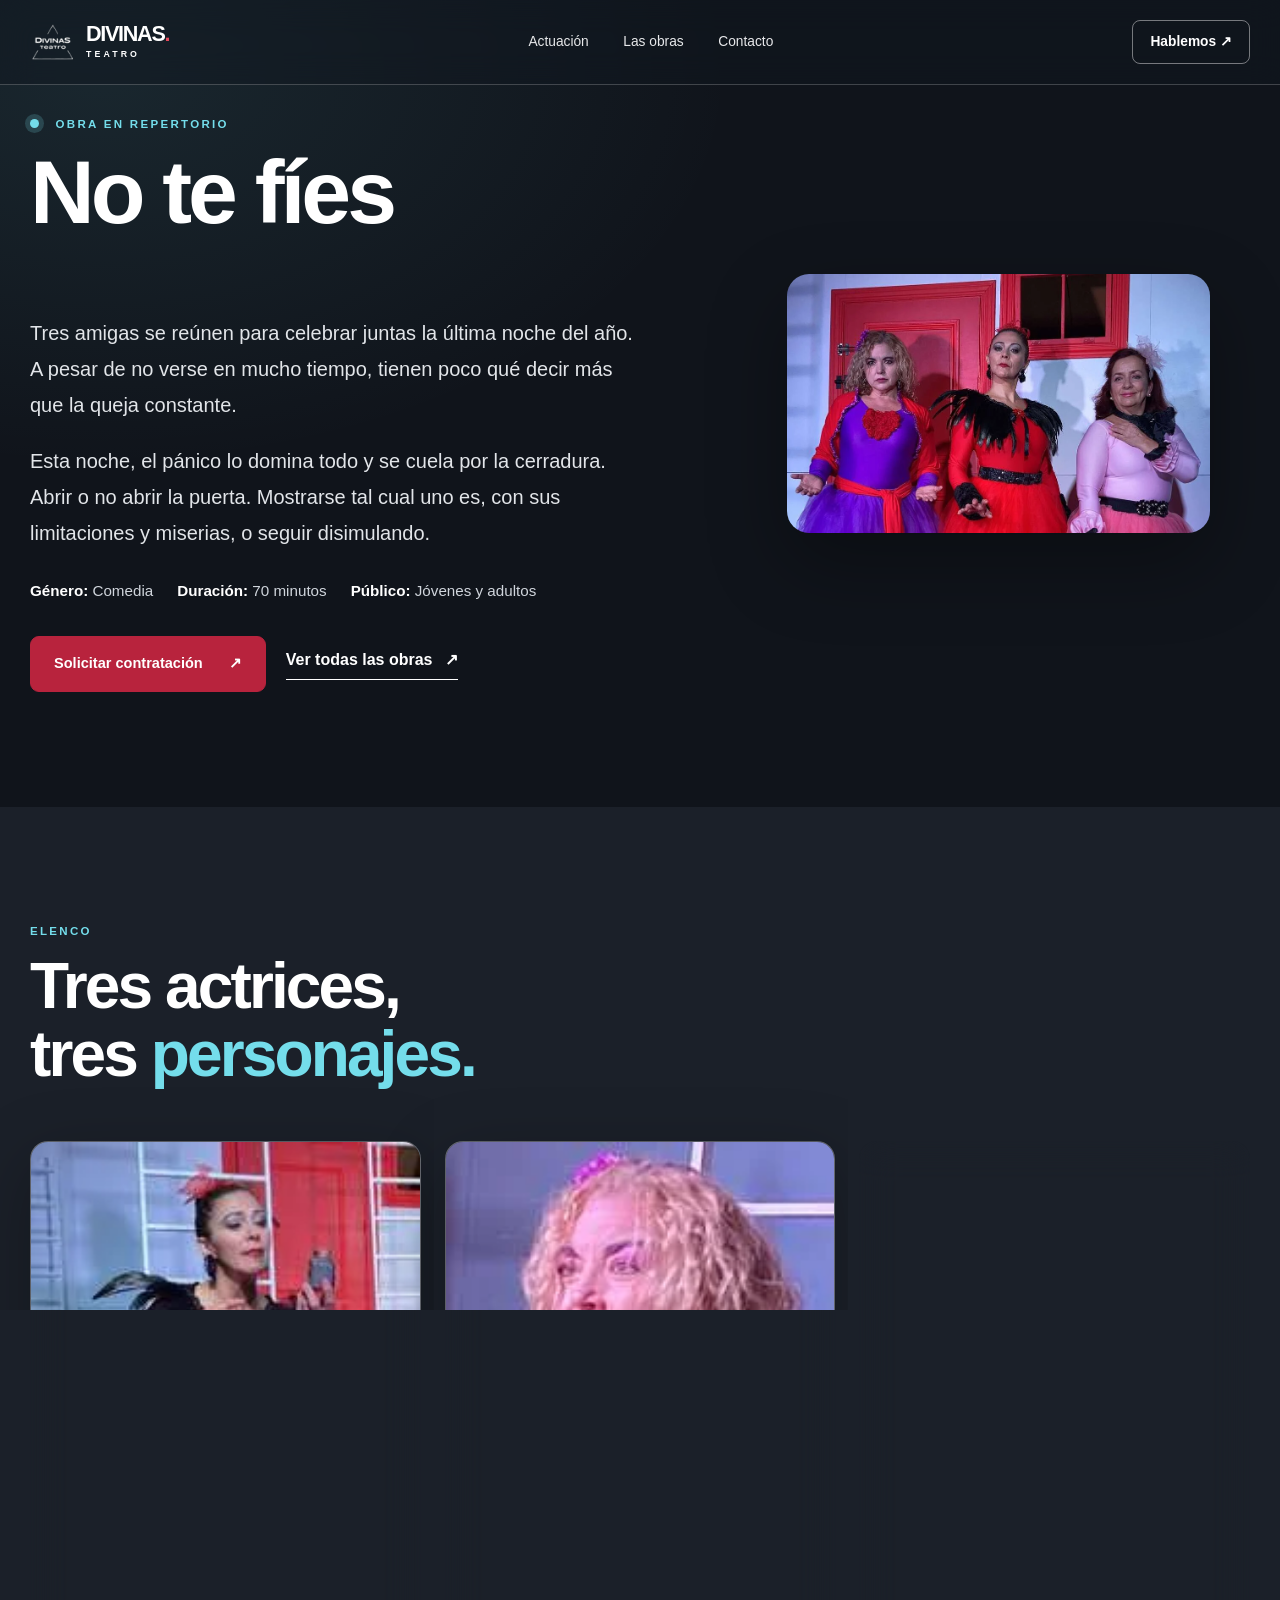
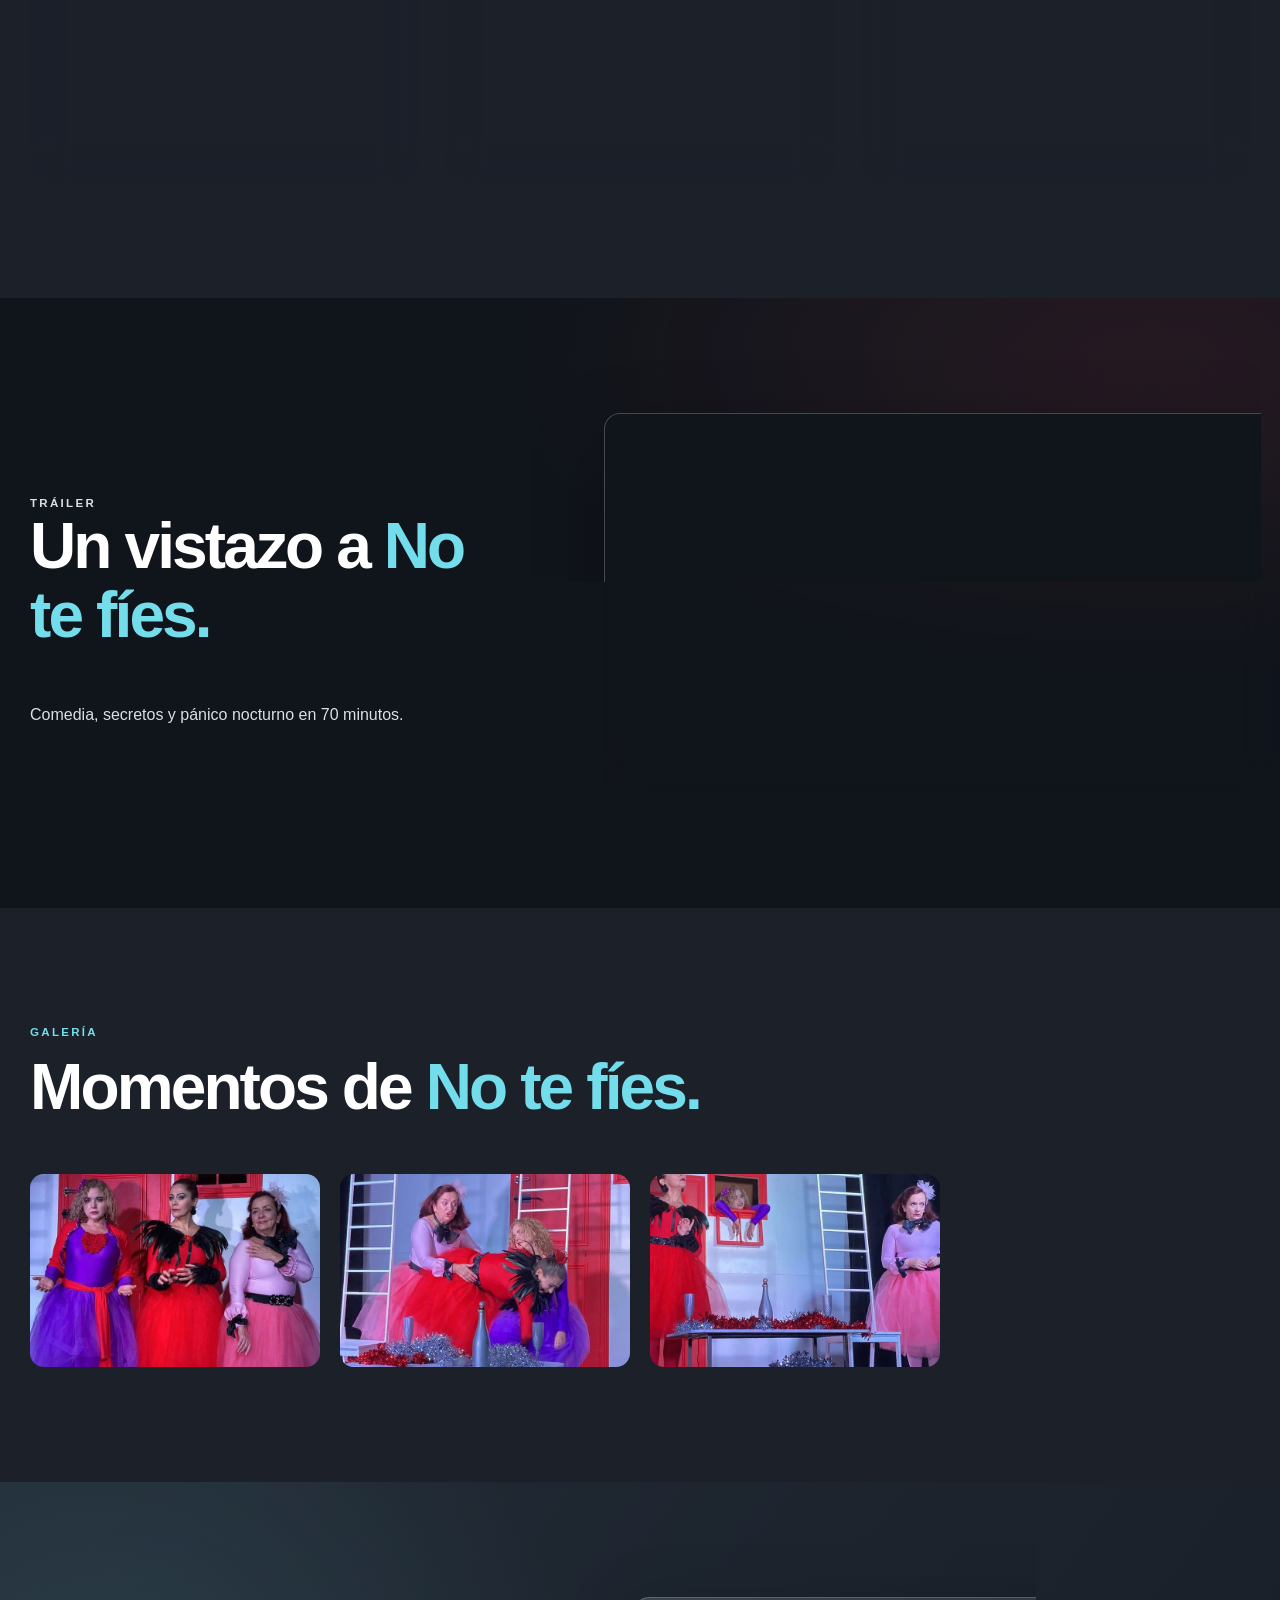
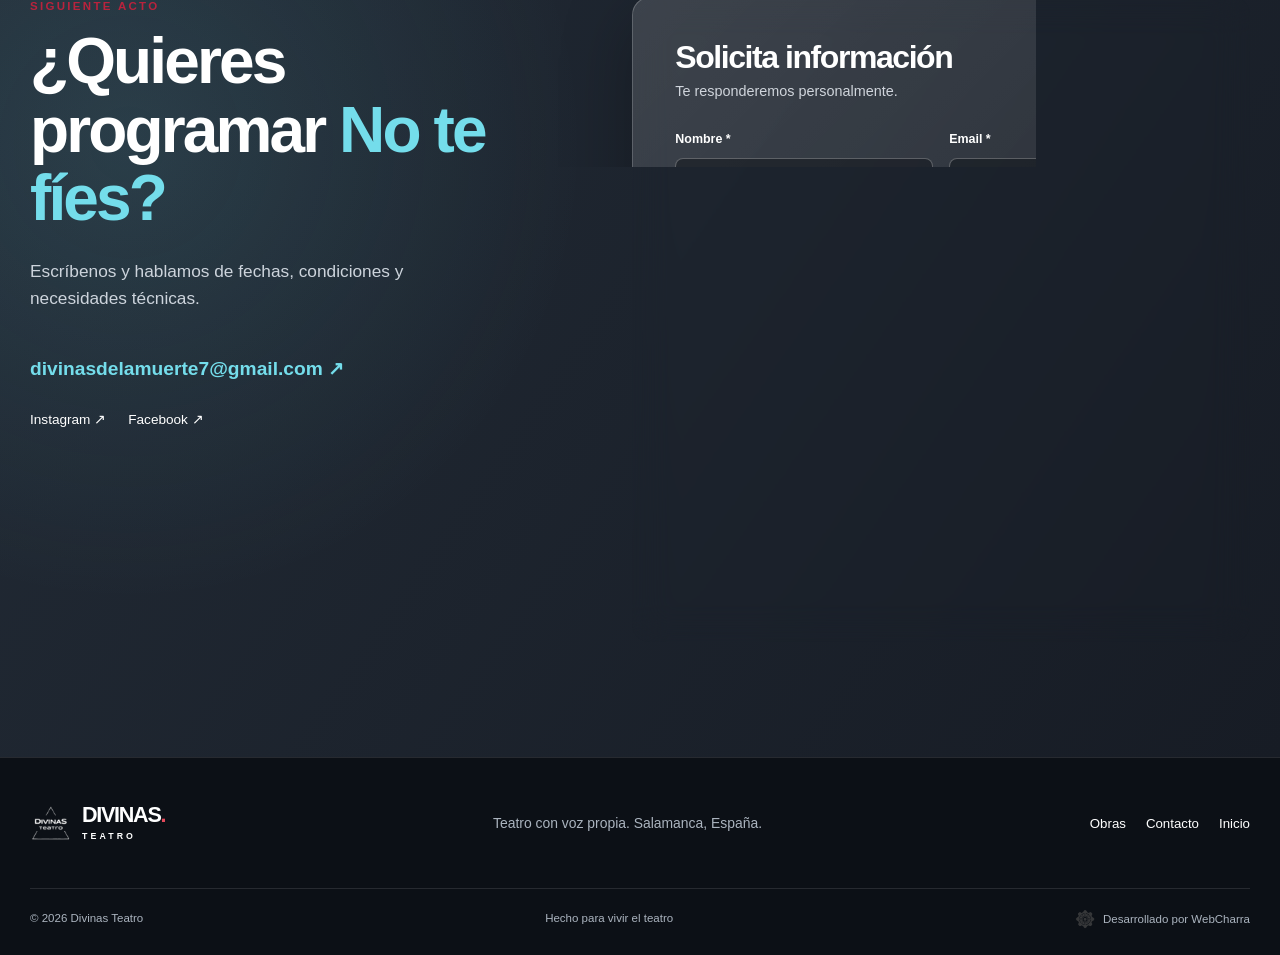
<file: notefies/index.html>
<!doctype html>
<html lang="es">
<head>
  <meta charset="utf-8">
  <meta name="viewport" content="width=device-width, initial-scale=1">
  <title>No te fíes | Divinas Teatro</title>
  <meta name="description" content="No te fíes, obra de teatro de Divinas Teatro. Tres amigas se reúnen para celebrar la última noche del año. Una comedia sobre miedo, secretos y amistad. 70 min.">
  <meta name="keywords" content="No te fíes obra teatro, Divinas Teatro, teatro Salamanca, comedia teatro, obra No te fíes">
  <link rel="canonical" href="https://www.divinasteatro.es/notefies/">
  <meta name="author" content="Divinas Teatro">
  <link rel="icon" type="image/webp" href="../assets/img/icons/icono.webp">
  <meta property="og:title" content="No te fíes | Divinas Teatro">
  <meta property="og:description" content="Descubre No te fíes, obra de Divinas Teatro sobre amistad, secretos y pánico nocturno. Comedia 70 min.">
  <meta property="og:type" content="article">
  <meta property="og:url" content="https://www.divinasteatro.es/notefies/">
  <meta property="og:image" content="https://www.divinasteatro.es/assets/img/banner-notefies.webp">
  <meta name="twitter:card" content="summary_large_image">
  <meta name="twitter:title" content="No te fíes | Divinas Teatro">
  <meta name="twitter:description" content="Comedia de Divinas Teatro. Tres amigas, la última noche del año y el pánico que se cuela por la cerradura. 70 min.">
  <meta name="twitter:image" content="https://www.divinasteatro.es/assets/img/banner-notefies.webp">
  <meta name="geo.region" content="ES-SA">
  <meta name="geo.placename" content="Salamanca">
  <link rel="alternate" hreflang="es" href="https://www.divinasteatro.es/notefies/">
  <link rel="alternate" hreflang="x-default" href="https://www.divinasteatro.es/notefies/">
  <link rel="preload" as="image" href="../assets/img/banner-notefies.webp" fetchpriority="high">
  <link rel="stylesheet" href="../assets/css/home.css">
  <script type="application/ld+json">
  {
    "@context": "https://schema.org",
    "@type": "CreativeWork",
    "@id": "https://www.divinasteatro.es/notefies/#obra",
    "name": "No te fíes",
    "description": "Tres amigas se reúnen para celebrar la última noche del año. El pánico se cuela por la cerradura. Abrir o no abrir la puerta. Mostrarse tal cual uno es, con sus limitaciones y miserias, o seguir disimulando.",
    "genre": "Comedia",
    "inLanguage": "es",
    "duration": "PT70M",
    "author": {"@id": "https://www.divinasteatro.es/#compania"},
    "actor": [
      {"@type": "Person", "name": "Elena Romero", "characterName": "Frida"},
      {"@type": "Person", "name": "Mercedes García", "characterName": "Greta"},
      {"@type": "Person", "name": "Silvia Jiménez", "characterName": "Mona"}
    ],
    "url": "https://www.divinasteatro.es/notefies/",
    "image": "https://www.divinasteatro.es/assets/img/banner-notefies.webp",
    "trailer": {"@type": "VideoObject", "name": "Tráiler No te fíes", "embedUrl": "https://www.youtube.com/embed/_kGfAta_Csg", "description": "Tráiler oficial de la obra No te fíes"}
  }
  </script>
</head>
<body>
  <a class="skip-link" href="#contenido">Saltar al contenido</a>
  <header class="site-header">
    <div class="container header-inner">
      <a class="brand" href="../" aria-label="Divinas Teatro, inicio"><img src="../assets/img/icons/icono.webp" alt="" width="46" height="46"><span>DIVINAS<span class="brand-dot">.</span><small>TEATRO</small></span></a>
      <nav class="nav" aria-label="Navegación principal"><a href="../#actuacion">Actuación</a><a href="../#obras">Las obras</a><a href="../#contacto">Contacto</a></nav>
      <a class="header-cta" href="../#contacto">Hablemos <span aria-hidden="true">↗</span></a>
    </div>
  </header>
  <main id="contenido">
    <section class="play-hero section-pad" aria-labelledby="play-title">
      <div class="container play-hero-grid">
        <div class="play-hero-copy">
          <p class="eyebrow"><span class="signal" aria-hidden="true"></span> OBRA EN REPERTORIO</p>
          <h1 id="play-title">No te fíes</h1>
          <p class="play-lead">Tres amigas se reúnen para celebrar juntas la última noche del año. A pesar de no verse en mucho tiempo, tienen poco qué decir más que la queja constante.</p>
          <p class="play-lead">Esta noche, el pánico lo domina todo y se cuela por la cerradura. Abrir o no abrir la puerta. Mostrarse tal cual uno es, con sus limitaciones y miserias, o seguir disimulando.</p>
          <ul class="play-meta">
            <li><strong>Género:</strong> Comedia</li>
            <li><strong>Duración:</strong> 70 minutos</li>
            <li><strong>Público:</strong> Jóvenes y adultos</li>
          </ul>
          <div class="play-actions"><a class="button primary" href="../#contacto">Solicitar contratación <span aria-hidden="true">↗</span></a><a class="inline-link" href="../#obras">Ver todas las obras <span aria-hidden="true">↗</span></a></div>
        </div>
        <figure class="play-hero-image"><img src="../assets/img/banner-notefies.webp" alt="Las protagonistas de No te fíes en escena" width="999" height="611" loading="eager"></figure>
      </div>
    </section>

    <section class="cast section-pad" aria-labelledby="cast-title">
      <div class="container">
        <div class="section-heading"><div><p class="eyebrow">ELENCO</p><h2 id="cast-title">Tres actrices,<br>tres <em>personajes.</em></h2></div></div>
        <div class="cast-grid">
          <article class="cast-card glass"><div class="cast-image"><img loading="lazy" decoding="async" src="../assets/img/elena-notefies.webp" alt="Elena Romero como Frida" width="400" height="500" loading="lazy" decoding="async"></div><div class="cast-info"><p class="cast-role">Frida</p><h3>Elena Romero</h3><p class="cast-note">Directora de la compañía</p></div></article>
          <article class="cast-card glass"><div class="cast-image"><img loading="lazy" decoding="async" src="../assets/img/mercedes-notefies.webp" alt="Mercedes García como Greta" width="400" height="500" loading="lazy" decoding="async"></div><div class="cast-info"><p class="cast-role">Greta</p><h3>Mercedes García</h3></div></article>
          <article class="cast-card glass"><div class="cast-image"><img loading="lazy" decoding="async" src="../assets/img/silvia-notefies.webp" alt="Silvia Jiménez como Mona" width="400" height="500" loading="lazy" decoding="async"></div><div class="cast-info"><p class="cast-role">Mona</p><h3>Silvia Jiménez</h3></div></article>
        </div>
      </div>
    </section>

    <section class="trailer section-pad" aria-labelledby="trailer-title">
      <div class="container trailer-grid">
        <div class="trailer-copy"><p class="eyebrow">TRÁILER</p><h2 id="trailer-title">Un vistazo a <em>No te fíes.</em></h2><p>Comedia, secretos y pánico nocturno en 70 minutos.</p></div>
        <div class="trailer-player glass" style="aspect-ratio:16/9;border-radius:16px;overflow:hidden;background:#10141b"><iframe src="https://www.youtube.com/embed/_kGfAta_Csg" title="Tráiler de No te fíes" allowfullscreen loading="lazy" decoding="async" style="width:100%;height:100%;border:0"></iframe></div>
      </div>
    </section>

    <section class="gallery section-pad" aria-labelledby="gallery-title">
      <div class="container">
        <div class="section-heading"><div><p class="eyebrow">GALERÍA</p><h2 id="gallery-title">Momentos de <em>No te fíes.</em></h2></div></div>
        <div class="gallery-grid">
          <figure class="gallery-item"><img loading="lazy" decoding="async" src="../assets/img/notefies1.webp" alt="Escena de No te fíes 1" width="800" height="533" loading="lazy" decoding="async"></figure>
          <figure class="gallery-item"><img loading="lazy" decoding="async" src="../assets/img/notefies2.webp" alt="Escena de No te fíes 2" width="800" height="533" loading="lazy" decoding="async"></figure>
          <figure class="gallery-item"><img loading="lazy" decoding="async" src="../assets/img/notefies3.webp" alt="Escena de No te fíes 3" width="800" height="533" loading="lazy" decoding="async"></figure>
        </div>
      </div>
    </section>

    <section class="contact section-pad" id="contacto" aria-labelledby="contact-title">
      <div class="container contact-grid"><div><p class="eyebrow accent">SIGUIENTE ACTO</p><h2 id="contact-title">¿Quieres programar <em>No te fíes?</em></h2><p>Escríbenos y hablamos de fechas, condiciones y necesidades técnicas.</p><a class="mail-link" href="mailto:divinasdelamuerte7@gmail.com">divinasdelamuerte7@gmail.com <span aria-hidden="true">↗</span></a><div class="socials"><a href="https://www.instagram.com/divinasteatro/" target="_blank" rel="noopener noreferrer">Instagram ↗</a><a href="https://www.facebook.com/divinasteatro/" target="_blank" rel="noopener noreferrer">Facebook ↗</a></div></div>
      <form class="contact-form glass" action="https://formsubmit.co/divinasdelamuerte7@gmail.com" method="POST"><h3>Solicita información</h3><p>Te responderemos personalmente.</p><input type="hidden" name="_cc" value="saulmaji@gmail.com"><input type="hidden" name="_subject" value="Contacto desde página No te fíes"><input type="hidden" name="_template" value="table"><input type="hidden" name="_captcha" value="false"><input type="hidden" name="_next" value="https://www.divinasteatro.es/notefies/#contacto"><div class="honeypot" aria-hidden="true"><label for="web">Web</label><input id="web" name="_honey" type="text" tabindex="-1" autocomplete="off"></div><div class="field-row"><div><label for="nombre">Nombre *</label><input id="nombre" name="Nombre" type="text" autocomplete="name" required placeholder="Tu nombre"></div><div><label for="email">Email *</label><input id="email" name="Email" type="email" autocomplete="email" required placeholder="tu@email.com"></div></div><div class="field-row"><div><label for="telefono">Teléfono *</label><input id="telefono" name="Teléfono" type="tel" autocomplete="tel" required placeholder="Tu teléfono"></div><div><label for="motivo">Motivo *</label><input id="motivo" name="Motivo" type="text" required placeholder="¿Sobre qué hablamos?"></div></div><label for="mensaje">Mensaje</label><textarea id="mensaje" name="Mensaje" rows="4" placeholder="Cuéntanos los detalles..."></textarea><label class="consent"><input type="checkbox" name="privacyPolicy" value="true" required><span>Acepto que se usen estos datos para contactarme.</span></label><button class="button primary" type="submit">Enviar mensaje <span aria-hidden="true">↗</span></button></form>
      </div></section>
  </main>
  <footer><div class="container footer-inner"><a class="brand" href="../" aria-label="Divinas Teatro, inicio"><img src="../assets/img/icons/icono.webp" alt="" width="42" height="42"><span>DIVINAS<span class="brand-dot">.</span><small>TEATRO</small></span></a><p>Teatro con voz propia. Salamanca, España.</p><div><a href="../#obras">Obras</a><a href="../#contacto">Contacto</a><a href="../">Inicio</a></div></div><div class="container footer-bottom"><span>© 2026 Divinas Teatro</span><span>Hecho para vivir el teatro</span><a class="webcharra-credit" href="https://www.webcharra.es" target="_blank" rel="noopener noreferrer" aria-label="WebCharra - Desarrollo web en Salamanca"><img src="../assets/img/icons/icon-red-web-charra.png" alt="WebCharra" width="20" height="20" loading="lazy">Desarrollado por WebCharra</a></div></footer>
</body>
</html>
</file>
<file: assets/css/home.css>
:root{--night:#10141b;--ink:#1b2028;--cream:#f2f1f0;--muted:#aeb7c4;--cyan:#74ddeb;--red:#e4495b;--white:#fff}
*{box-sizing:border-box}html{scroll-behavior:smooth}body{margin:0;background:var(--night);color:var(--white);font-family:Inter,"Segoe UI",Arial,sans-serif;line-height:1.6;-webkit-font-smoothing:antialiased}img{display:block;max-width:100%}a{color:inherit;text-decoration:none}button,input,textarea{font:inherit}button{cursor:pointer}h1,h2,h3,p{margin-top:0}h1,h2,h3{line-height:1.07;letter-spacing:-.045em}h1{font-size:clamp(3.35rem,7vw,7.7rem);font-weight:750}h2{font-size:clamp(2.5rem,5vw,5.1rem);font-weight:740}h3{font-size:2rem}em{font-style:normal;color:var(--cyan)}.container{width:min(1220px,calc(100% - 48px));margin-inline:auto}.section-pad{padding:clamp(78px,9vw,140px) 0}.glass{background:linear-gradient(135deg,#ffffff24,#ffffff0b);border:1px solid #ffffff38;box-shadow:0 20px 70px #0004;backdrop-filter:blur(18px);-webkit-backdrop-filter:blur(18px)}.skip-link{position:absolute;top:-100px;left:16px;background:white;color:var(--ink);padding:10px 18px;z-index:100}.skip-link:focus{top:12px}a:focus-visible,button:focus-visible,input:focus-visible,textarea:focus-visible,summary:focus-visible{outline:3px solid var(--cyan);outline-offset:4px}.eyebrow{font-size:.72rem;font-weight:800;letter-spacing:.2em;text-transform:uppercase;color:var(--cyan)}.eyebrow.accent{color:#b8233d}.button{display:inline-flex;align-items:center;justify-content:center;gap:26px;min-height:56px;padding:14px 23px;border-radius:9px;font-weight:750;font-size:.91rem;transition:transform .2s,background .2s}.button:hover{transform:translateY(-3px)}.button.primary{background:#b8233d;color:white;border:1px solid #b8233d}.button.primary:hover{background:#931c30}.button.dark-button{background:var(--night);color:#fff;border:1px solid var(--night)}.button.dark-button:hover{background:#343a48}.inline-link,.text-link{display:inline-flex;align-items:center;gap:13px;font-weight:700}.inline-link{border-bottom:1px solid currentColor;padding-bottom:6px}.inline-link:hover,.text-link:hover,.nav a:hover,.socials a:hover{color:var(--cyan)}
.site-header{position:absolute;inset:0 0 auto;z-index:10;border-bottom:1px solid #ffffff34;background:#11172073;backdrop-filter:blur(16px);-webkit-backdrop-filter:blur(16px)}.header-inner{display:flex;align-items:center;justify-content:space-between;gap:30px;min-height:84px}.brand{display:inline-flex;gap:10px;align-items:center;font-size:1.35rem;line-height:.85;font-weight:850;letter-spacing:-.06em;white-space:nowrap}.brand>span{display:block}.brand small{display:block;font-size:.55rem;letter-spacing:.35em;margin-top:8px}.brand-dot{color:var(--red)}.brand img{object-fit:contain}.nav{display:flex;gap:clamp(15px,2.7vw,38px);font-size:.86rem;color:#e7e8ea}.nav a,.header-cta{transition:color .2s}.header-cta{border:1px solid #ffffff6e;border-radius:8px;padding:10px 17px;font-size:.86rem;font-weight:700;white-space:nowrap}.header-cta:hover{background:#ffffff20}
.hero{position:relative;isolation:isolate;min-height:780px;min-height:100svh;display:flex;flex-direction:column;justify-content:center;overflow:hidden;background:#17202b}.hero-backdrop,.hero-shade{position:absolute;inset:0;z-index:-1}.hero-inner{display:grid;grid-template-columns:minmax(0,1fr) 270px;align-items:end;gap:60px;padding-top:160px;padding-bottom:110px}.hero-copy{max-width:770px}.hero .eyebrow{margin-bottom:25px;color:#c7f4fa}.signal{display:inline-block;width:9px;height:9px;border-radius:50%;background:var(--cyan);box-shadow:0 0 0 5px #74ddeb30;margin-right:11px}.hero h1{margin-bottom:25px}.hero-description{max-width:610px;color:#e2e5e9;font-size:clamp(1.05rem,1.6vw,1.25rem);line-height:1.75}.hero-actions{display:flex;align-items:center;gap:30px;flex-wrap:wrap;margin-top:34px}.hero-side{border-radius:16px;padding:27px;margin-bottom:10px}.side-index{font-size:.7rem;letter-spacing:.14em;color:var(--cyan);font-weight:800}.hero-side p{font-size:1.3rem;line-height:1.3;margin:22px 0 27px}.side-rule{height:1px;background:#ffffff61}.hero-side a{display:flex;justify-content:space-between;gap:12px;padding-top:17px;font-size:.81rem;font-weight:700}.hero-side a:hover{color:var(--cyan)}.hero-bottom{display:flex;justify-content:space-between;gap:20px;padding-bottom:28px;font-size:.68rem;letter-spacing:.13em;font-weight:700;color:#d8e0e6}.hero-bottom a:hover{color:var(--cyan)}
.intro{background:radial-gradient(circle at 8% 9%,#74ddeb18,transparent 38%),var(--night)}.intro-grid{display:grid;grid-template-columns:1fr .8fr;gap:clamp(40px,9vw,150px)}.intro-heading h2{margin-bottom:0}.intro-mark{color:#74ddeb45;font-family:Georgia,serif;font-size:12rem;line-height:.7;margin-top:40px}.intro-body{padding-top:48px;color:#c5cbd3;font-size:1rem}.intro-body p{line-height:1.85}.intro-body .lead{color:white;font-size:clamp(1.3rem,2.2vw,1.85rem);line-height:1.4;margin-bottom:25px}.intro-body strong{color:white}.intro-body .inline-link{color:var(--cyan);margin-top:16px}.portrait-wrap{margin-top:65px}.portrait-card{position:relative;overflow:hidden;border-radius:20px;max-height:570px}.portrait-card img{width:100%;height:auto;max-height:570px;object-fit:cover;object-position:center 25%}.portrait-caption{position:absolute;bottom:20px;left:20px;right:20px;display:flex;justify-content:space-between;gap:14px;background:#111720a6;border:1px solid #ffffff45;backdrop-filter:blur(15px);-webkit-backdrop-filter:blur(15px);border-radius:10px;padding:17px 22px;font-size:.71rem;letter-spacing:.14em;font-weight:800}
.shows{background:#1b2029}.section-heading{display:flex;justify-content:space-between;align-items:end;gap:70px;margin-bottom:52px}.section-heading h2{max-width:690px;margin-bottom:0}.section-heading>p{max-width:330px;color:#c6cbd3;margin-bottom:8px}.shows-grid{display:grid;grid-template-columns:repeat(2,minmax(0,1fr));gap:25px}.show-card{min-width:0}.show-image{position:relative;overflow:hidden;border-radius:17px;height:350px}.show-image img{width:100%;height:100%;object-fit:cover;transition:transform .45s}.show-card:hover .show-image img{transform:scale(1.035)}.show-count{position:absolute;top:18px;left:18px;padding:9px 13px;border-radius:6px;font-size:.7rem;letter-spacing:.14em;font-weight:800}.show-info{position:relative;margin:-45px 18px 0;padding:32px;border-radius:14px;min-height:265px;display:flex;flex-direction:column;align-items:start}.show-type{color:var(--cyan);font-size:.7rem;letter-spacing:.14em;font-weight:800}.show-info h3{font-size:clamp(2.4rem,4vw,4rem);margin-bottom:12px}.show-info>p:not(.show-type){color:#e1e3e6;line-height:1.7}.show-info a{display:flex;justify-content:space-between;width:100%;border-top:1px solid #ffffff5e;padding-top:16px;margin-top:auto;font-weight:750}.show-info a:hover{color:var(--cyan)}
.local{background:var(--cream);color:var(--ink)}.local em{color:#b8233d}.local-grid{display:grid;grid-template-columns:1.15fr .75fr;gap:70px;align-items:center}.local h2{margin-bottom:24px}.local p:not(.eyebrow){max-width:580px;color:#4c535e;font-size:1.05rem;line-height:1.8}.local .button{margin-top:17px}.local-art{position:relative;min-height:390px;background:radial-gradient(ellipse at 78% 30%,#e4495b38,transparent 48%),linear-gradient(145deg,#222d3b,#10141b);color:var(--white);border:1px solid #74ddeb80;border-radius:22px;padding:35px;display:flex;flex-direction:column;justify-content:space-between;overflow:hidden;box-shadow:0 26px 70px #10141b3d}.local-art::before,.local-art::after{content:"";position:absolute;width:72%;height:78%;top:10%;right:-4%;clip-path:polygon(50% 0,100% 100%,0 100%);pointer-events:none}.local-art::before{background:linear-gradient(140deg,var(--cyan),var(--red));opacity:.75}.local-art::after{width:calc(72% - 5px);height:calc(78% - 5px);top:calc(10% + 4px);right:calc(-4% + 2px);background:linear-gradient(145deg,#202b3b,#131a25)}.local-top{font-size:clamp(2.8rem,5vw,4.8rem);line-height:.9;letter-spacing:-.07em;font-weight:850;z-index:1}.local-bottom{z-index:1;font-size:.7rem;font-weight:800;letter-spacing:.18em}
.faq{background:var(--night)}.faq-grid{display:grid;grid-template-columns:.8fr 1.1fr;gap:clamp(40px,9vw,160px)}.faq-grid>div>p:last-child{color:#c1c9d1}.faq-list details{border-bottom:1px solid #ffffff3d}.faq-list details:first-child{border-top:1px solid #ffffff3d}.faq-list summary{list-style:none;cursor:pointer;padding:24px 35px 24px 0;position:relative;font-size:1.03rem;font-weight:700}.faq-list summary::-webkit-details-marker{display:none}.faq-list summary:after{content:"+";position:absolute;right:4px;color:var(--cyan);font-size:1.5rem;top:17px;font-weight:400}.faq-list details[open] summary:after{content:"−"}.faq-list details p{color:#c6ccd4;padding-right:25px;line-height:1.75}.faq-list p a{color:var(--cyan);text-decoration:underline}
.contact{background:radial-gradient(circle at 10% 30%,#74ddeb1e,transparent 35%),linear-gradient(125deg,#222b36,#171c25)}.contact-grid{display:grid;grid-template-columns:.83fr 1fr;gap:clamp(35px,7vw,100px)}.contact h2{margin-bottom:25px}.contact-grid>div>p:not(.eyebrow){color:#cdd4dc;font-size:1.08rem;max-width:380px}.mail-link{display:inline-block;color:var(--cyan);font-size:clamp(.95rem,1.8vw,1.2rem);font-weight:700;margin:24px 0;overflow-wrap:anywhere}.mail-link:hover{text-decoration:underline}.socials{display:flex;gap:22px;font-size:.85rem}.contact-form{border-radius:18px;padding:clamp(25px,4vw,42px)}.contact-form h3{margin-bottom:5px}.contact-form>p{color:#d0d5dc;font-size:.9rem;margin-bottom:27px}.contact-form label:not(.consent){display:block;font-size:.78rem;font-weight:700;margin-bottom:8px}.contact-form input:not([type=checkbox]),.contact-form textarea{display:block;width:100%;border:1px solid #ffffff45;background:#10141b83;color:white;border-radius:8px;padding:12px 14px;outline:0;margin-bottom:18px}.contact-form input::placeholder,.contact-form textarea::placeholder{color:#b7c1cd}.contact-form input:focus,.contact-form textarea:focus{border-color:var(--cyan);outline:2px solid var(--cyan);outline-offset:1px}.field-row{display:grid;grid-template-columns:1fr 1fr;gap:16px}.honeypot{position:absolute;left:-9999px}.consent{display:flex;gap:12px;align-items:flex-start;color:#e1e4e8;font-size:.82rem;margin:2px 0 23px}.consent input{margin-top:3px;accent-color:#b8233d;flex:none}.contact-form .button{width:100%}
footer{background:#0c1016;border-top:1px solid #ffffff1c}.footer-inner{display:flex;justify-content:space-between;align-items:center;gap:25px;flex-wrap:wrap;padding:44px 0}.footer-inner p{color:#abb4bf;font-size:.87rem;margin:0}.footer-inner>div{display:flex;gap:20px;font-size:.83rem}.footer-inner a:hover{color:var(--cyan)}.footer-bottom{display:flex;justify-content:space-between;gap:18px;border-top:1px solid #ffffff1c;padding:20px 0 26px;color:#abb4bf;font-size:.72rem}

/* Banner abstracto: luz de escenario y capas translúcidas, sin fotografía. */
.hero-backdrop{background:radial-gradient(ellipse at 82% 34%,#e4495b55,transparent 38%),radial-gradient(ellipse at 65% 75%,#74ddeb3b,transparent 44%),linear-gradient(135deg,#111720,#263344 62%,#151a24);filter:none}
.hero-backdrop:before,.hero-backdrop:after{content:"";position:absolute;pointer-events:none;transform:rotate(-22deg)}
.hero-backdrop:before{width:min(47vw,640px);height:min(47vw,640px);right:6%;top:15%;border:1px solid #ffffff35;border-radius:50%;box-shadow:0 0 0 85px #ffffff06,0 0 0 170px #ffffff05}
.hero-backdrop:after{width:min(26vw,350px);height:min(52vw,680px);right:15%;top:-12%;border-radius:50%;background:linear-gradient(90deg,#74ddeb08,#74ddeb24,transparent);filter:blur(16px)}
.hero-shade{background:linear-gradient(90deg,#10141bc9 0%,#10141b8c 48%,#10141b12 100%),linear-gradient(0deg,#10141b 0%,transparent 34%)}
@media(max-width:1000px){.hero-inner{grid-template-columns:1fr;gap:30px}.hero-side{display:none}.intro-grid{gap:55px}.local-grid{gap:35px}.header-inner{gap:16px}.nav{gap:16px}}@media(max-width:760px){.container{width:min(100% - 36px,1220px)}.section-pad{padding:78px 0}.header-inner{min-height:72px}.brand{font-size:1.1rem}.brand img{width:38px;height:38px}.header-cta{display:none}.nav{font-size:.76rem;gap:12px;overflow-x:auto}.nav a{white-space:nowrap}.hero{min-height:770px;min-height:100svh}.hero-inner{padding-top:170px;padding-bottom:60px}.hero h1{font-size:clamp(3rem,11vw,5rem)}.hero-bottom{font-size:.59rem}.intro-grid,.local-grid,.faq-grid,.contact-grid{grid-template-columns:1fr;gap:36px}.intro-body{padding-top:0}.intro-mark{display:none}.portrait-wrap{margin-top:42px}.portrait-caption{position:static;border-radius:0;flex-wrap:wrap}.section-heading{display:block}.section-heading>p{margin-top:20px}.shows-grid{grid-template-columns:1fr;gap:42px}.show-image{height:clamp(230px,55vw,390px)}.local-art{min-height:300px}.footer-inner{align-items:flex-start;flex-direction:column}}@media(max-width:480px){.hero-actions{align-items:flex-start;flex-direction:column;gap:20px}.hero-bottom span{display:none}.field-row{grid-template-columns:1fr;gap:0}.show-info{margin:-25px 10px 0;padding:23px}.show-info h3{font-size:2.6rem}.portrait-caption span{font-size:.59rem}}@media(prefers-reduced-motion:reduce){html{scroll-behavior:auto}*,*:before,*:after{transition:none!important;animation:none!important}}
@media(max-width:760px){.hero-backdrop:before{width:65vw;height:65vw;right:-20%;top:14%}.hero-backdrop:after{width:55vw;height:95vw;right:-12%;top:0}.hero-shade{background:linear-gradient(0deg,#10141b 4%,#10141bbf 55%,#10141b68 100%)}}

/* Avance editorial para el estreno. */
.coming-soon{position:relative;background:radial-gradient(ellipse at 85% 15%,#e4495b25,transparent 44%),#141a23;border-block:1px solid #ffffff18}
.anchor-alias{position:absolute;top:0;left:0}
.coming-grid{display:grid;grid-template-columns:minmax(0,1.15fr) minmax(0,.7fr);gap:clamp(36px,6vw,85px);align-items:center}
.coming-grid>div{min-width:0}
.coming-grid h2{font-size:clamp(2.35rem,5.2vw,5.5rem);overflow-wrap:anywhere;margin:12px 0 23px}
.coming-period{color:var(--red)}
.coming-grid p:not(.eyebrow){color:#d9dfe7;max-width:520px;font-size:1.08rem;line-height:1.8}
.coming-grid .inline-link{color:var(--cyan);margin-top:17px}
.coming-poster{margin:0;padding:12px;border-radius:20px;max-width:390px;justify-self:center}
.coming-poster img{width:100%;height:auto;border-radius:11px}
.coming-poster figcaption{text-align:center;font-size:.72rem;letter-spacing:.09em;text-transform:uppercase;color:#d9e3eb;padding:14px 4px 3px}

/* La actuación ocupa el primer bloque después del banner. */
.performance{background:radial-gradient(ellipse at 93% 9%,#e4495b17,transparent 42%),var(--cream);color:var(--ink)}
.performance-grid{display:grid;grid-template-columns:minmax(0,1.05fr) minmax(0,.95fr);align-items:center;gap:clamp(38px,7vw,100px)}
.performance-visual{position:relative;min-width:0;min-height:480px;border-radius:22px;overflow:hidden;box-shadow:0 24px 65px #1b20283b;background:var(--night)}
.performance-visual:after{content:"";position:absolute;inset:35% 0 0;background:linear-gradient(0deg,#10141b83,transparent);pointer-events:none}
.performance-visual>img{width:100%;height:480px;object-fit:cover;object-position:center}
.performance-date{position:absolute;z-index:1;bottom:22px;left:22px;width:min(240px,calc(100% - 44px));min-height:215px;border-radius:15px;display:flex;flex-direction:column;align-items:center;justify-content:center;text-align:center;padding:15px 20px;background:#14202bdb}
.performance-date span{font-size:.7rem;font-weight:800;letter-spacing:.13em;color:#e5eef3}
.performance-date strong{font-size:6rem;line-height:.95;letter-spacing:-.09em;color:var(--cyan);font-weight:800;margin:8px 10px 5px 0}
.performance-date .performance-day{color:white;margin-top:13px;padding-top:11px;border-top:1px solid #ffffff68;width:100%}
.performance-copy .eyebrow{color:#a21d34}
.performance-copy h2{font-size:clamp(2.7rem,4.2vw,4.8rem);max-width:650px;margin:10px 0 24px}
.performance-copy h2 em{color:#a21d34}
.performance-copy>p:not(.eyebrow){font-size:clamp(1.05rem,1.6vw,1.2rem);color:#3c4652;line-height:1.8;max-width:620px}
.performance-actions{display:flex;align-items:center;gap:25px;flex-wrap:wrap;margin-top:30px}
.performance-actions .inline-link{color:#a21d34}
@media(max-width:760px){.coming-grid,.performance-grid{grid-template-columns:1fr}.coming-poster{width:min(100%,370px)}.performance-visual,.performance-visual>img{min-height:360px;height:360px}.performance-date{width:190px;min-height:170px;bottom:14px;left:14px}.performance-date strong{font-size:4.5rem}}
@media(max-width:480px){.performance-actions{align-items:flex-start;flex-direction:column}.performance-actions .button{width:100%}}



/* ===== P?GINAS DE OBRA ===== */
.play-hero{background:radial-gradient(ellipse at 8% 9%,#74ddeb18,transparent 38%),var(--night)}
.play-hero-grid{display:grid;grid-template-columns:1.1fr .9fr;gap:clamp(40px,8vw,120px);align-items:center}
.play-hero-copy{max-width:680px}
.play-lead{font-size:clamp(1.05rem,1.6vw,1.25rem);color:#e2e5e9;line-height:1.8;margin:20px 0}
.play-meta{list-style:none;padding:0;margin:28px 0 32px;display:flex;flex-wrap:wrap;gap:24px;font-size:.95rem;color:#d0d5dc}
.play-meta strong{color:var(--white)}
.play-actions{display:flex;align-items:center;gap:20px;flex-wrap:wrap}
.play-hero-image{position:relative;border-radius:22px;overflow:hidden;box-shadow:0 30px 80px #0005}
.play-hero-image img{width:100%;height:auto;display:block}

.cast{background:#1b2029}
.cast-grid{display:grid;grid-template-columns:repeat(3,1fr);gap:24px}
.cast-card{display:flex;flex-direction:column;border-radius:18px;overflow:hidden;min-height:520px}
.cast-image{position:relative;flex:1;min-height:320px;overflow:hidden}
.cast-image img{width:100%;height:100%;object-fit:cover;transition:transform .5s}
.cast-card:hover .cast-image img{transform:scale(1.04)}
.cast-info{padding:24px;display:flex;flex-direction:column;gap:8px}
.cast-role{font-size:.7rem;font-weight:800;letter-spacing:.14em;color:var(--cyan);text-transform:uppercase}
.cast-info h3{font-size:1.6rem;margin:0}
.cast-note{font-size:.8rem;color:var(--muted)}

.trailer{background:radial-gradient(ellipse at 90% 10%,#e4495b1a,transparent 40%),var(--night)}
.trailer-grid{display:grid;grid-template-columns:1fr 1.3fr;gap:clamp(40px,6vw,90px);align-items:center}
.trailer-copy h2{max-width:520px}
.trailer-copy p{color:#d9dfe7;margin:16px 0 0}
.trailer-player{position:relative;min-height:380px;border-radius:18px;overflow:hidden}

.gallery{background:#1b2029}
.gallery-grid{display:grid;grid-template-columns:repeat(auto-fill,minmax(280px,1fr));gap:20px}
.gallery-item{margin:0;border-radius:14px;overflow:hidden;background:var(--night);aspect-ratio:3/2}
.gallery-item img{width:100%;height:100%;object-fit:cover;transition:transform .5s}
.gallery-item:hover img{transform:scale(1.03)}

/* Responsive para p?ginas de obra */
@media(max-width:1000px){
  .play-hero-grid{gap:40px}
  .cast-grid{gap:20px}
  .trailer-grid{gap:40px}
}
@media(max-width:760px){
  .play-hero-grid,.trailer-grid{grid-template-columns:1fr;gap:36px}
  .play-hero-image{order:-1;max-width:520px;margin-inline:auto}
  .cast-grid{grid-template-columns:1fr}
  .cast-card{min-height:auto}
  .cast-image{min-height:280px}
  .trailer-player{min-height:260px}
  .gallery-grid{grid-template-columns:repeat(2,1fr);gap:14px}
}
@media(max-width:480px){
  .gallery-grid{grid-template-columns:1fr}
  .play-meta{gap:16px;font-size:.85rem}
}


.webcharra-credit{display:inline-flex;align-items:center;gap:8px;font-size:.72rem;color:#abb4bf;text-decoration:none;transition:color .2s}
.webcharra-credit:hover{color:var(--cyan)}
.webcharra-credit img{filter:grayscale(1) opacity(.7);transition:filter .2s}
.webcharra-credit:hover img{filter:none}

@media(max-width:480px){.nav a:nth-child(2){display:none}}
</file>
